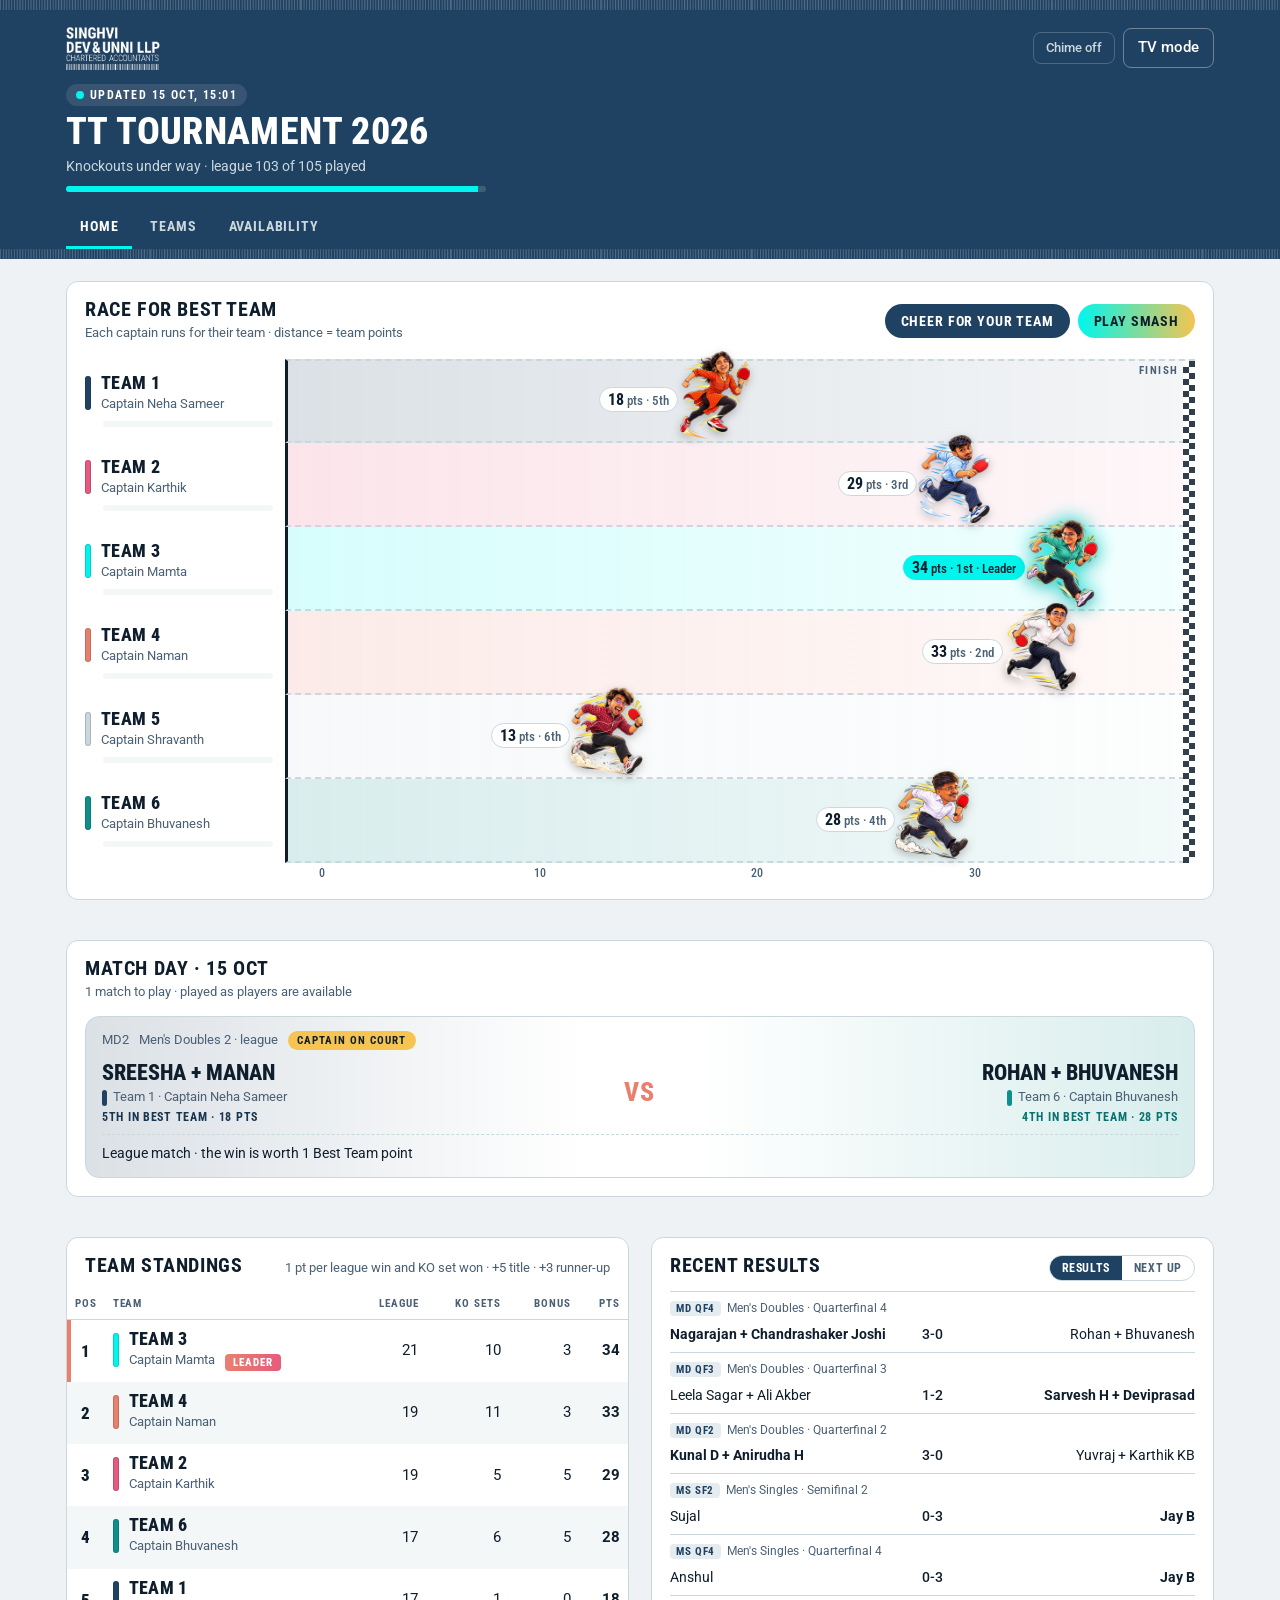
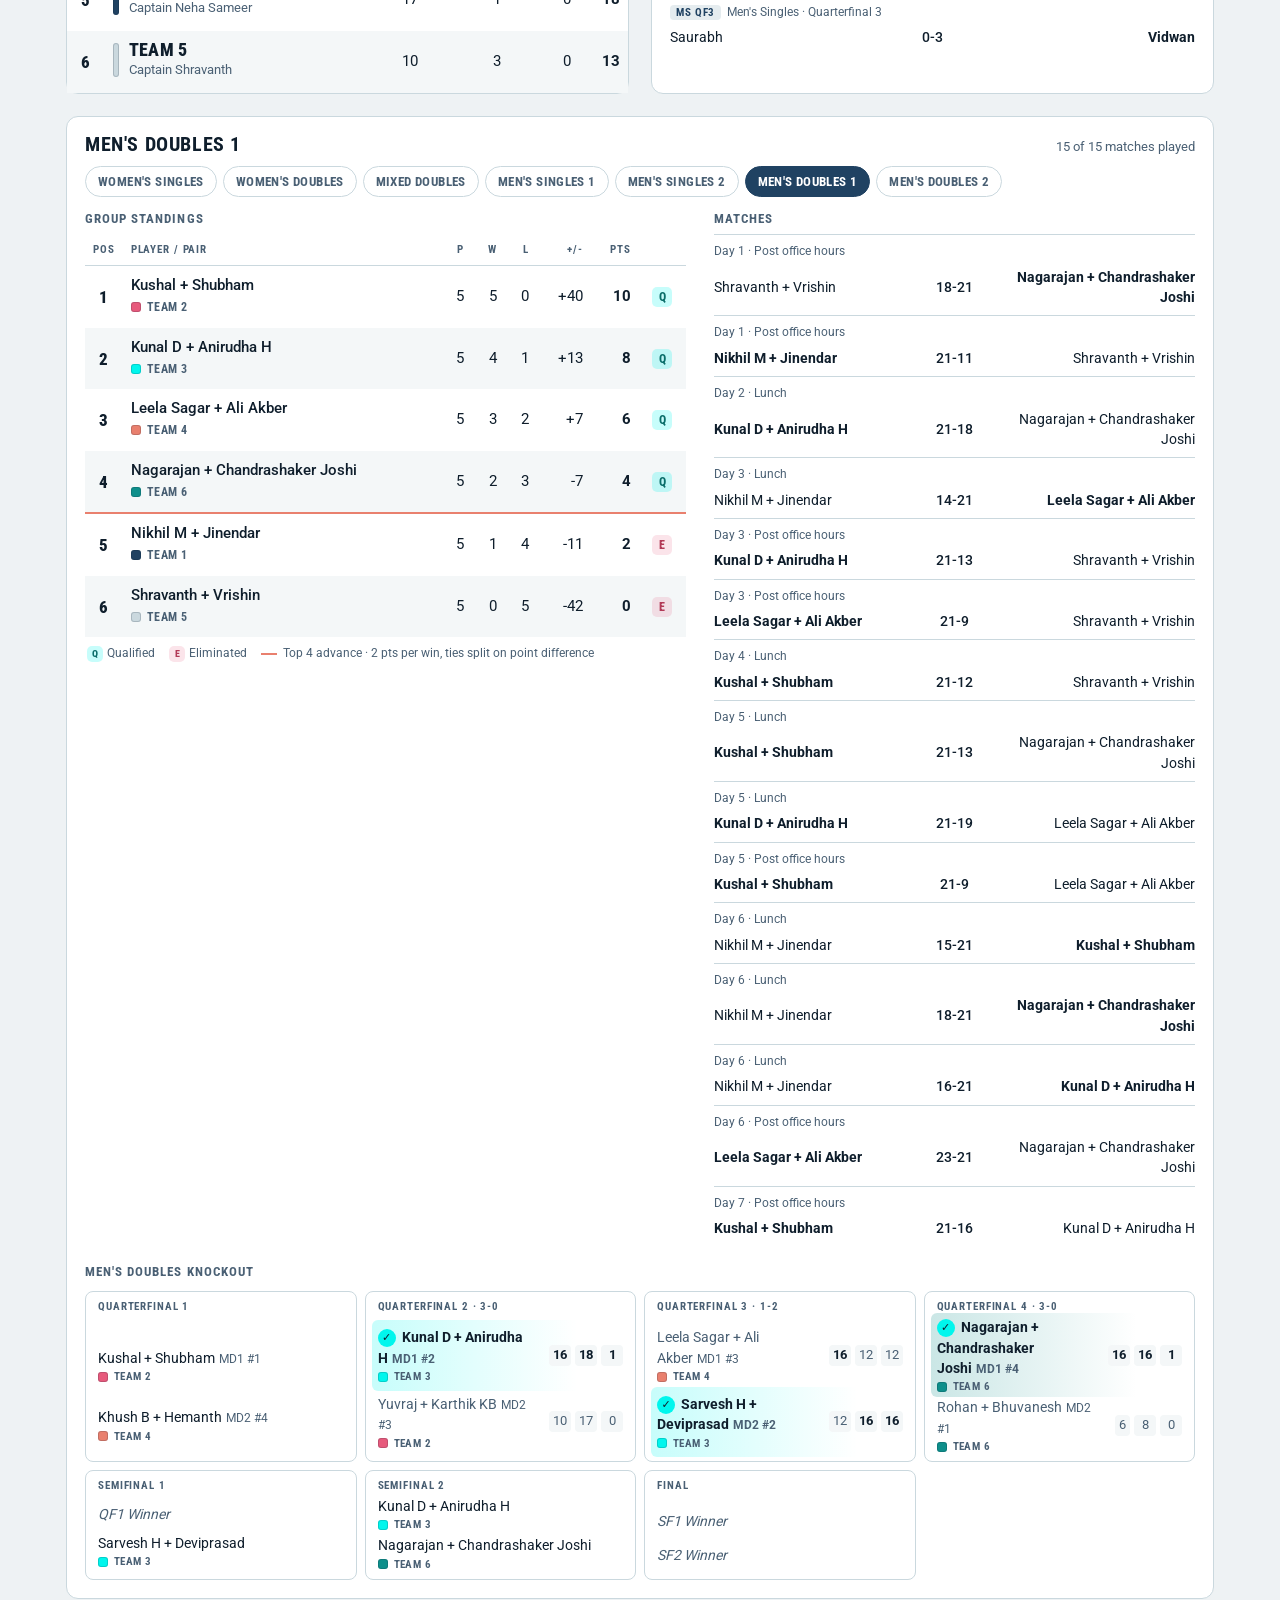
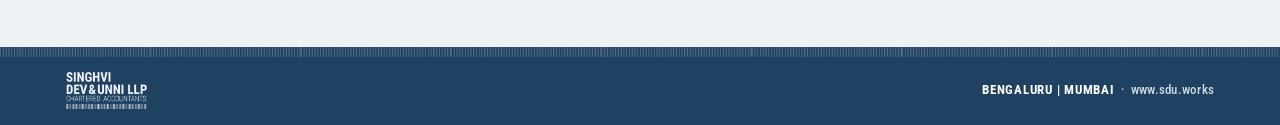
<file: index.html>
<!doctype html>
<html lang="en">
<head>
<meta charset="utf-8">
<meta name="viewport" content="width=device-width,initial-scale=1,viewport-fit=cover">
<title>TT Tournament 2026 | SDU</title>
<meta name="description" content="Live standings, teams and match schedule for the SDU office table tennis tournament.">
<link rel="icon" type="image/png" href="assets/sdu-stripe.png">
<link rel="stylesheet" href="assets/styles.css">
</head>
<body>
<header class="band">
  <div class="sdubars" aria-hidden="true"></div>
  <div class="wrap topline">
    <img class="logo" src="assets/sdu-logo-white.png" alt="Singhvi Dev &amp; Unni LLP, Chartered Accountants" width="515" height="235">
    <div class="hbtns"><button class="btn ghostbtn" id="chimeBtn" type="button" aria-pressed="false" title="Play a short chime when a new result comes in">Chime off</button><button class="btn" id="tvBtn" type="button">TV mode</button></div>
  </div>
  <div class="wrap brand">
    <span class="live off" id="live"><i></i><span id="liveTxt">Loading</span></span>
    <h1 id="title">TT Tournament 2026</h1>
    <p id="progTxt">League stage</p>
    <div class="progress"><b id="progBar" style="width:0%"></b></div>
  </div>
  <nav class="wrap nav notv" aria-label="Sections">
    <a href="#home" data-view="home">Home</a>
    <a href="#teams" data-view="teams">Teams</a>
    <a href="#photos" data-view="photos" id="navPhotos" hidden>Photos</a>
    <a href="#availability" data-view="availability">Availability</a>
  </nav>
  <div class="sdubars" aria-hidden="true"></div>
</header>

<main class="wrap">
  <!-- HOME -->
  <section class="view" id="view-home">
    <div class="card" id="raceCard">
      <div class="head"><div class="rhead"><h2>Race for Best Team</h2><span class="sub">Each captain runs for their team · distance = team points</span></div>
        <span class="cheerlinks notv" id="cheerLink" hidden><a class="cheerlink" href="cheer.html">Cheer for your team</a><a class="cheerlink alt" href="game.html">Play Smash</a></span>
      </div>
      <div class="race" id="race"></div>
    </div>

    <div class="card" id="mdCard" hidden>
      <div class="head"><div class="rhead"><h2 id="mdTitle">Match day</h2><span class="sub" id="mdSub"></span></div></div>
      <div class="vsgrid" id="mdList"></div>
    </div>

    <div class="card" id="tugCard" hidden>
      <div class="head"><div class="rhead"><h2>Tug of war table</h2><span class="sub" id="tugTblSub">2 pts a win · 1 a draw</span></div><span class="tugnext" id="tugNext"></span></div>
      <div class="tuggrid">
        <div class="tablewrap"><table id="tugTbl"><thead><tr><th class="c">Pos</th><th class="l">Team</th><th title="Pulls won">Won</th><th title="Pulls drawn">Drawn</th><th title="Pulls lost">Lost</th><th title="Every tap in every pull">Taps</th><th>Pts</th></tr></thead><tbody></tbody></table></div>
        <div class="tuglast"><h3 class="sec" id="tugLastTitle">Latest pull</h3><ul class="list" id="tugLast"></ul></div>
      </div>
    </div>

    <div class="grid2" id="topGrid">
      <div class="card">
        <div class="head"><h2>Team standings</h2><span class="sub">1 pt per league win and KO set won · +5 title · +3 runner-up</span></div>
        <div class="tablewrap"><table id="teamTbl"><thead><tr><th class="c">Pos</th><th class="l">Team</th><th title="League wins">League</th><th title="Sets won in quarterfinals and semifinals">KO sets</th><th title="Title and runner-up bonus">Bonus</th><th>Pts</th></tr></thead><tbody></tbody></table></div>
      </div>
      <div class="card">
        <div class="head"><h2 id="rTitle">Recent results</h2>
          <div class="seg notv" role="group" aria-label="Results or next matches"><button type="button" id="segRes" aria-pressed="true">Results</button><button type="button" id="segNext" aria-pressed="false">Next up</button></div>
        </div>
        <div class="cardbody"><ul class="list" id="feed"></ul></div>
      </div>
    </div>

    <div class="card" id="evCard">
      <div class="head"><h2 id="evTitle">Event</h2><span class="sub" id="evSub"></span></div>
      <div class="tabs notv" role="tablist" id="evTabs"></div>
      <div class="evgrid">
        <div>
          <h3 class="sec">Group standings</h3>
          <div class="tablewrap"><table id="stand"><thead><tr><th class="c">Pos</th><th class="l">Player / Pair</th><th>P</th><th>W</th><th>L</th><th title="Point difference">+/-</th><th title="2 points per win">Pts</th><th class="c"><span class="vh">Status</span></th></tr></thead><tbody></tbody></table></div>
          <div class="legend"><span><span class="q in">Q</span>Qualified</span><span><span class="q out">E</span>Eliminated</span><span><i class="cutkey"></i>Top 4 advance · 2 pts per win, ties split on point difference</span></div>
        </div>
        <div class="notv">
          <h3 class="sec">Matches</h3>
          <ul class="list" id="evMatches"></ul>
        </div>
      </div>
      <h3 class="sec pad" id="brTitle">Knockout draw</h3>
      <div class="draw" id="bracket"></div>
    </div>
  </section>

  <!-- TODAY (TV only: matches still to play today) -->
  <section class="view" id="view-today" hidden>
    <div class="card"><div class="head"><h2 id="todayTitle">Still to play today</h2><span class="sub" id="todaySub"></span></div>
      <div class="vsgrid" id="todayList"></div></div>
  </section>

  <!-- TUG OF WAR (TV only, while a pull runs and for its result) -->
  <section class="view" id="view-tug" hidden>
    <div class="card tugcard"><div class="head"><div class="rhead"><h2 id="tugTitle">Tug of war</h2><span class="sub" id="tugSub"></span></div><span class="tugclock" id="tugClock"></span></div>
      <div class="tugs" id="tugRows"></div></div>
  </section>

  <!-- TEAMS -->
  <section class="view" id="view-teams" hidden>
    <div class="intro"><h2>Teams</h2><p>Who plays which event for each team, with their group position so far.</p></div>
    <div class="teamgrid" id="teamGrid"></div>
  </section>

  <!-- PHOTOS -->
  <section class="view" id="view-photos" hidden>
    <div class="intro"><h2>Photos</h2><p>Share your shots from the tables. Everything goes into one shared SDU album.</p></div>
    <div class="grid2">
      <div class="card action">
        <div class="cardbody">
          <h3>Upload your photos</h3>
          <p>Opens the tournament folder in OneDrive. Add as many photos or short videos as you like.</p>
          <a class="cta" id="photoUp" target="_blank" rel="noopener">Upload photos</a>
          <p class="soon" id="photoUpSoon" hidden>The upload link will appear here soon.</p>
        </div>
      </div>
      <div class="card action">
        <div class="cardbody">
          <h3>See the album</h3>
          <p>Browse everyone's photos. You may be asked to sign in with your SDU Microsoft account.</p>
          <a class="cta ghost" id="photoAlbum" target="_blank" rel="noopener">Open the album</a>
          <p class="soon" id="photoAlbumSoon" hidden>The album link will appear here soon.</p>
        </div>
      </div>
    </div>
  </section>

  <!-- AVAILABILITY -->
  <section class="view" id="view-availability" hidden>
    <div class="intro"><h2>Availability</h2><p>Find your remaining matches. If a slot does not work for you, tell the coordinator before the day.</p></div>
    <div class="grid2">
      <div class="card">
        <div class="head"><h2>Your matches</h2></div>
        <div class="cardbody">
          <label class="fld" for="who">Your name</label>
          <select id="who"><option value="">Choose your name</option></select>
          <div id="myMatches"></div>
        </div>
      </div>
      <div class="side">
        <div class="card action">
          <div class="cardbody">
            <h3>Can't make a slot?</h3>
            <p>Message the coordinator on Teams before the day. Say which match it is and which days and sessions (lunch break or post office hours) work for you.</p>
            <div id="coord"></div>
          </div>
        </div>
      </div>
    </div>
  </section>
</main>

<footer class="sdufoot">
  <div class="sdubars" aria-hidden="true"></div>
  <div class="wrap">
    <img class="flogo" src="assets/sdu-logo-white.png" alt="Singhvi Dev &amp; Unni LLP" width="515" height="235">
    <span><b>BENGALURU | MUMBAI</b> &nbsp;·&nbsp; www.sdu.works</span>
  </div>
</footer>
<div class="celebrate" id="celebrate" aria-live="polite" hidden>
  <div class="cel-rays" aria-hidden="true"></div>
  <figure class="cel-art win" id="celWin" aria-hidden="true" hidden><img alt=""><figcaption></figcaption></figure>
  <figure class="cel-art loss" id="celLoss" aria-hidden="true" hidden><img alt=""><figcaption></figcaption></figure>
  <canvas id="confetti" aria-hidden="true"></canvas>
  <div class="cel-card">
    <span class="cel-kick" id="celKick">Winner</span>
    <span class="cel-tag" id="celTag"></span>
    <svg class="cel-trophy" id="celTrophy" viewBox="0 0 64 64" aria-hidden="true" hidden><path d="M20 8h24v14a12 12 0 0 1-24 0V8zM20 12H10v4a10 10 0 0 0 10 10M44 12h10v4a10 10 0 0 1-10 10M32 34v10M22 54h20M26 44h12v10H26z"/></svg>
    <div class="cel-name" id="celName"></div>
    <div class="cel-score"><b id="celA">0</b><span>-</span><b id="celB">0</b></div>
    <div class="cel-sets" id="celSets"></div>
    <div class="cel-vs" id="celVs"></div>
    <div class="cel-team" id="celTeam"></div>
  </div>
</div>
<a class="qrdock" id="qrDock" href="cheer.html" target="_blank" rel="noopener" hidden aria-label="Scan to cheer for your team"><span class="qrbox" id="qrDockSvg"></span><span class="qrtxt"><b>Scan to cheer</b><span>Pick your team and tap</span><em>or play Smash</em></span></a>
<div class="tvbar" aria-hidden="true"><b id="tvProg"></b><span id="tvLabel"></span><span class="dots" id="tvDots"></span><span class="tvhint">Esc to exit</span></div>
<div class="toast" id="toast" role="status" hidden></div>
<a class="rushbar" id="rushBar" href="cheer.html" role="status" hidden></a>
<div class="calert" id="cAlert" role="status" hidden><img alt=""><span><b></b><em></em></span></div>
<script src="assets/app.js" defer></script>
</body>
</html>
</file>
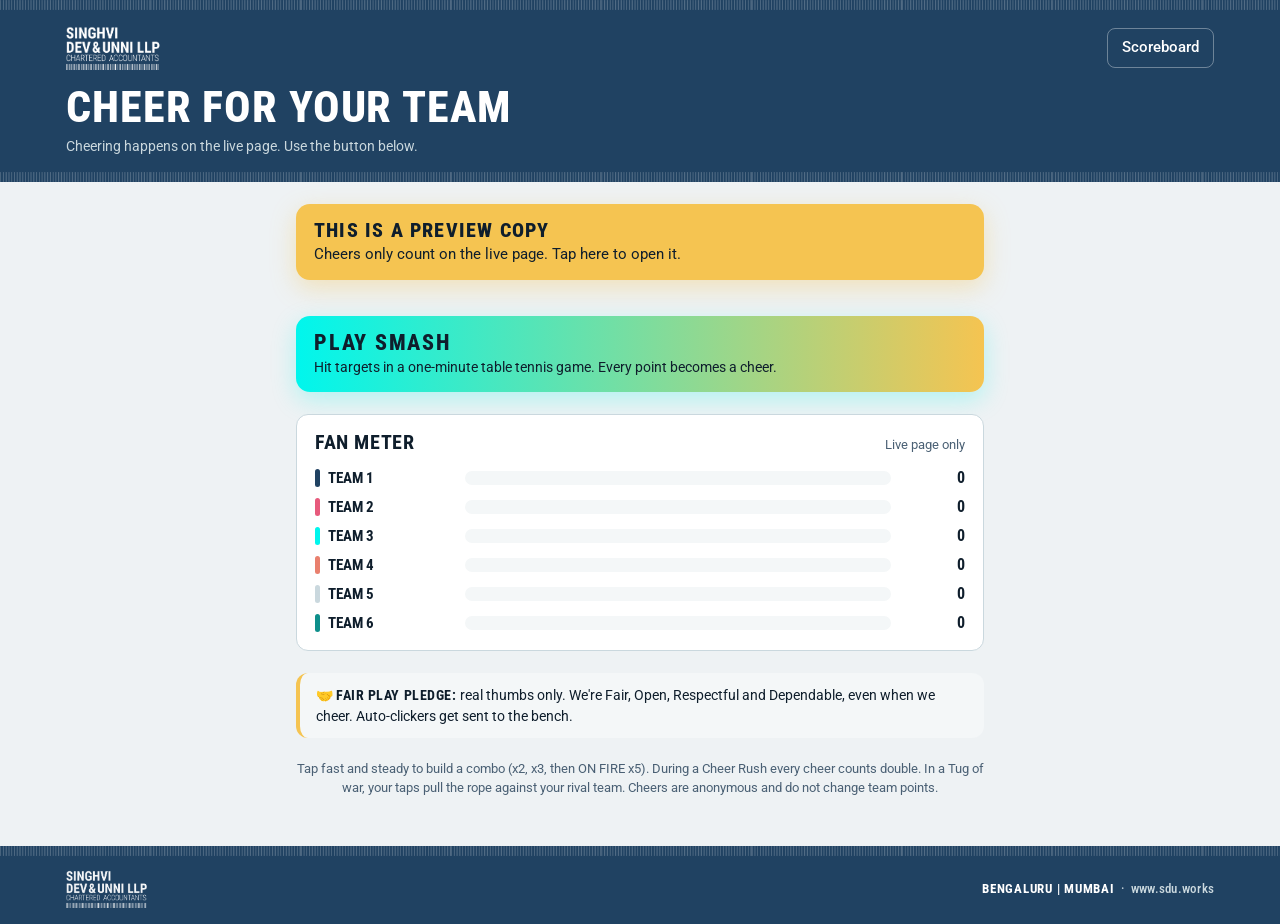
<file: cheer.html>
<!doctype html>
<html lang="en">
<head>
<meta charset="utf-8">
<meta name="viewport" content="width=device-width,initial-scale=1,viewport-fit=cover">
<title>Cheer for your team | TT Tournament 2026 | SDU</title>
<meta name="description" content="Tap to cheer for your team in the SDU office table tennis tournament.">
<link rel="icon" type="image/png" href="assets/sdu-stripe.png">
<link rel="stylesheet" href="assets/styles.css">
<link rel="stylesheet" href="assets/cheer.css">
</head>
<body class="cheer-page">
<header class="band">
  <div class="sdubars" aria-hidden="true"></div>
  <div class="wrap topline">
    <img class="logo" src="assets/sdu-logo-white.png" alt="Singhvi Dev &amp; Unni LLP, Chartered Accountants" width="515" height="235">
    <a class="btn" href="./">Scoreboard</a>
  </div>
  <div class="wrap brand">
    <h1>Cheer for your team</h1>
    <p id="intro">Every tap pushes your captain's fan meter on the office TV.</p>
  </div>
  <div class="sdubars" aria-hidden="true"></div>
</header>

<main class="wrap cheer">
  <div class="rush" id="rush" role="status" hidden></div>
  <section class="card" id="pick" hidden>
    <div class="head"><h2>Who are you cheering for?</h2></div>
    <div class="picks" id="picks"></div>
  </section>

  <section class="card go" id="go" hidden>
    <div class="go-head"><span id="myTeam"></span><button type="button" class="linkbtn" id="change">Change team</button></div>
    <div class="lvl" id="lvl"><span class="lvl-name" id="lvlName">New fan</span><span class="lvl-bar"><b id="lvlBar"></b></span><span class="lvl-next" id="lvlNext"></span></div>
    <div class="tug" id="tugBox" role="status" hidden>
      <div class="tug-head"><b id="tugTitle">Tug of war</b><span id="tugClock"></span></div>
      <div class="rope"><span class="rside" id="tugMe"></span><span class="rtrack"><i class="rmid"></i><b class="rknot" id="tugKnot"></b></span><span class="rside them" id="tugThem"></span></div>
      <p class="tug-note" id="tugNote"></p>
    </div>
    <button type="button" class="cheer-btn" id="cheerBtn" aria-describedby="mineTxt">
      <img id="cheerImg" alt="">
      <span class="combo" id="combo"><b id="comboTxt">Tap fast for a combo</b><i><em id="comboBar"></em></i></span>
      <span class="cb-label" id="cbLabel">Tap to cheer</span>
    </button>
    <p class="mine" id="mineTxt" aria-live="polite"><span>You: <b id="mine">0</b></span><span>Team total: <b id="teamTotal">0</b></span></p>
  </section>

  <a class="smash-cta" href="game.html"><b>Play Smash</b><span>Hit targets in a one-minute table tennis game. Every point becomes a cheer.</span></a>

  <section class="card">
    <div class="head"><h2>Fan meter</h2><span class="sub" id="meterSub">Live</span></div>
    <div class="meter" id="meter"></div>
  </section>

  <section class="card" id="tugTblCard" hidden>
    <div class="head"><h2>Tug of war table</h2><span class="sub" id="tugTblSub">2 pts a win · 1 a draw</span></div>
    <div class="ttbl" id="tugTblRows"></div>
  </section>

  <p class="pledge">🤝 <b>Fair play pledge:</b> real thumbs only. We're Fair, Open, Respectful and Dependable, even when we cheer. Auto-clickers get sent to the bench.</p>
  <p class="note" id="note">Tap fast and steady to build a combo (x2, x3, then ON FIRE x5). During a Cheer Rush every cheer counts double. In a Tug of war, your taps pull the rope against your rival team. Cheers are anonymous and do not change team points.</p>
</main>

<footer class="sdufoot">
  <div class="sdubars" aria-hidden="true"></div>
  <div class="wrap">
    <img class="flogo" src="assets/sdu-logo-white.png" alt="Singhvi Dev &amp; Unni LLP" width="515" height="235">
    <span><b>BENGALURU | MUMBAI</b> &nbsp;·&nbsp; www.sdu.works</span>
  </div>
</footer>
<div class="fx" id="fx" aria-hidden="true"></div>
<div class="bench" id="bench" role="alert" hidden><b id="benchTitle"></b><span id="benchMsg"></span><em id="benchClock"></em></div>
<div class="levelup" id="levelUp" role="status" hidden><span>Level up</span><b id="levelUpName"></b><em id="levelUpNext"></em></div>
<script src="assets/cheerdb.js" defer></script>
<script src="assets/cheer.js" defer></script>
</body>
</html>
</file>
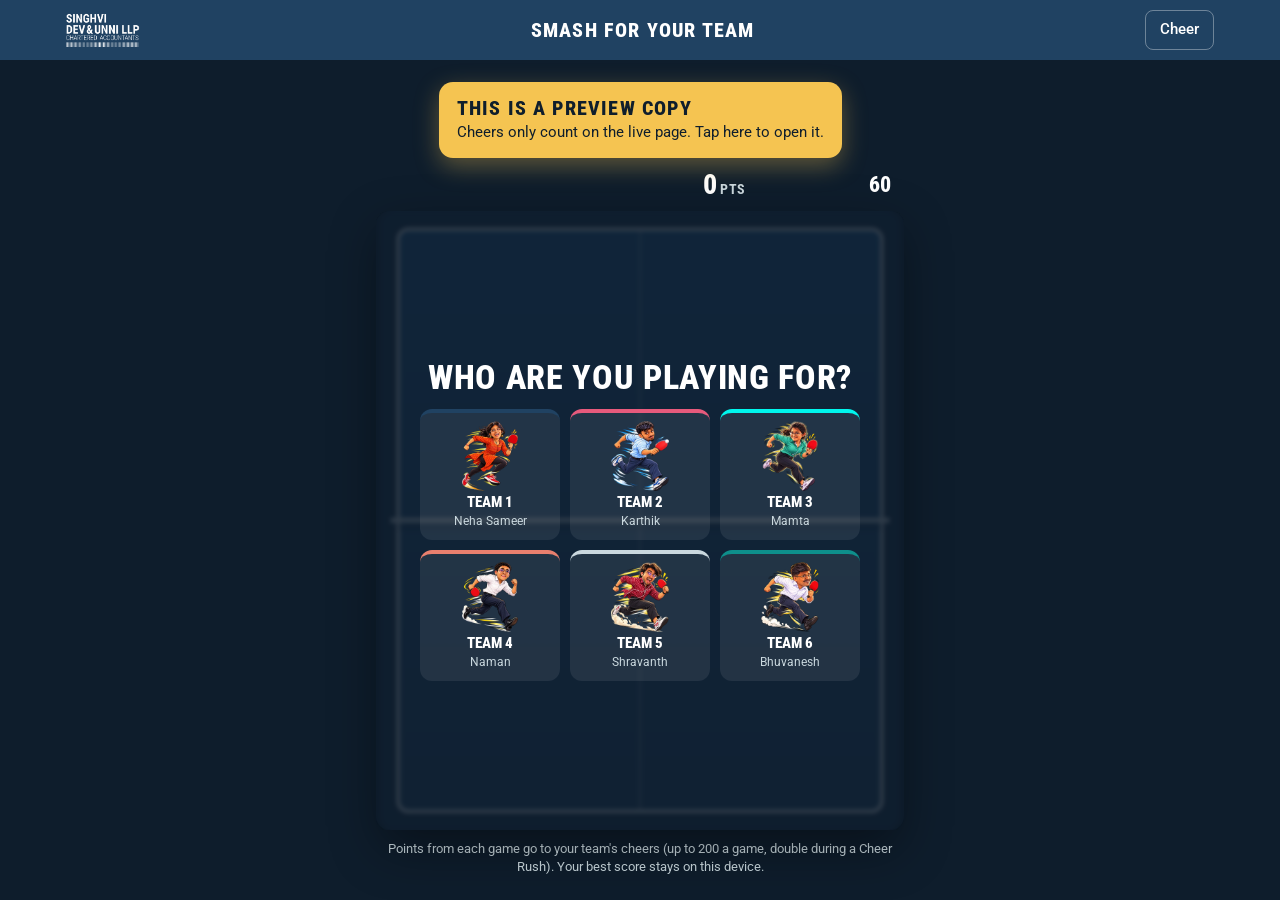
<file: game.html>
<!doctype html>
<html lang="en">
<head>
<meta charset="utf-8">
<meta name="viewport" content="width=device-width,initial-scale=1,viewport-fit=cover">
<title>Smash for your team | TT Tournament 2026 | SDU</title>
<meta name="description" content="A quick table tennis game: hit the targets and every point becomes a cheer for your team.">
<link rel="icon" type="image/png" href="assets/sdu-stripe.png">
<link rel="stylesheet" href="assets/styles.css">
<link rel="stylesheet" href="assets/smash.css">
</head>
<body class="smash-page">
<header class="band slim">
  <div class="wrap topline">
    <img class="logo" src="assets/sdu-logo-white.png" alt="Singhvi Dev &amp; Unni LLP, Chartered Accountants" width="515" height="235">
    <span class="sm-title">Smash for your team</span>
    <a class="btn" href="cheer.html">Cheer</a>
  </div>
</header>

<main class="smash">
  <div class="hud" id="hud">
    <span class="hud-team" id="hudTeam"></span>
    <span class="hud-score"><b id="score">0</b><em>pts</em></span>
    <span class="hud-combo" id="combo"></span>
    <span class="hud-lives" id="lives" aria-label="Lives"></span>
    <span class="hud-power" id="hudPower" hidden>x3</span>
    <span class="hud-time" id="time">60</span>
  </div>
  <div class="stage" id="stage">
    <canvas id="cv" aria-label="Table tennis game. Move your paddle left and right to return the ball and hit the targets."></canvas>

    <div class="ov" id="ovPick" hidden>
      <h1>Who are you playing for?</h1>
      <div class="ov-picks" id="picks"></div>
    </div>

    <div class="ov" id="ovStart" hidden>
      <img class="ov-cap" id="startImg" alt="">
      <h1>Smash for <span id="startTeam"></span></h1>
      <div class="power" id="powerBox" hidden></div>
      <ul class="rules">
        <li>Slide your paddle to return the ball. Hit it with the edge of the paddle to angle your shot.</li>
        <li>Hit the targets on the far side: <b class="t1">1</b> <b class="t3">3</b> <b class="t5">5</b> points.</li>
        <li>Keep the rally going for a combo. Three misses and you're out.</li>
        <li>Every point becomes a cheer for your team.</li>
      </ul>
      <button type="button" class="go-btn" id="startBtn">Serve!</button>
      <p class="ov-small"><span id="bestTxt"></span> <button type="button" class="linkbtn" id="changeTeam">Change team</button></p>
    </div>

    <div class="ov" id="ovEnd" hidden>
      <img class="ov-cap" id="endImg" alt="">
      <span class="end-kick" id="endKick">Game over</span>
      <div class="end-score"><b id="endScore">0</b><em>points</em></div>
      <p class="end-msg" id="endMsg"></p>
      <p class="end-cheers" id="endCheers"></p>
      <div class="end-btns"><button type="button" class="go-btn" id="againBtn">Play again</button><a class="ghost-btn" href="cheer.html">Cheer page</a></div>
    </div>

    <div class="flash" id="flash" aria-live="polite"></div>
  </div>
  <p class="sm-note">Points from each game go to your team's cheers (up to 200 a game, double during a Cheer Rush). Your best score stays on this device.</p>
</main>
<script src="assets/cheerdb.js" defer></script>
<script src="assets/smash.js" defer></script>
</body>
</html>
</file>
<file: assets/styles.css>
/* SDU TT Tournament site.
   Palette: Yale Blue #204262 (primary), Pale Sky #CAD8DE (rules, tints), Neon Ice #00F6ED (live, qualified),
   Salmon #E9806E (top-4 cut line), Blush Rose #E75A7C (eliminated). Fonts: Roboto and Roboto Condensed only. */
/* Fonts are self-hosted so the site also works where Google Fonts is blocked, and offline. */
@font-face{font-family:"Roboto";font-style:normal;font-weight:400;font-display:swap;src:url(fonts/roboto-latin-400-normal.woff2) format("woff2")}
@font-face{font-family:"Roboto";font-style:normal;font-weight:500;font-display:swap;src:url(fonts/roboto-latin-500-normal.woff2) format("woff2")}
@font-face{font-family:"Roboto";font-style:normal;font-weight:700;font-display:swap;src:url(fonts/roboto-latin-700-normal.woff2) format("woff2")}
@font-face{font-family:"Roboto Condensed";font-style:normal;font-weight:500;font-display:swap;src:url(fonts/roboto-condensed-latin-500-normal.woff2) format("woff2")}
@font-face{font-family:"Roboto Condensed";font-style:normal;font-weight:700;font-display:swap;src:url(fonts/roboto-condensed-latin-700-normal.woff2) format("woff2")}
@font-face{font-family:"Roboto Condensed";font-style:normal;font-weight:800;font-display:swap;src:url(fonts/roboto-condensed-latin-800-normal.woff2) format("woff2")}
:root{
  --navy:#204262; --neon:#00F6ED; --sky:#CAD8DE; --salmon:#E9806E; --rose:#E75A7C;
  --accent:#204262; --on-accent:#ffffff;
  --bg:#EEF2F4; --surface:#ffffff; --fg:#0F1E2C; --muted:#4A6074; --rule:#CAD8DE; --zebra:#F4F7F8;
  --sel-bg:#204262; --sel-fg:#ffffff; --tag-bg:#E5ECEF; --tag-fg:#204262;
  --good:#0B6E6A; --good-soft:rgba(0,246,237,.22); --bad:#B23A57; --bad-soft:rgba(231,90,124,.16);
  --t1:#204262; --t2:#E75A7C; --t3:#00F6ED; --t4:#E9806E; --t5:#CAD8DE; --t6:#0E8F8B;
  --f-display:"Roboto Condensed","Arial Narrow",Arial,sans-serif;
  --f-body:"Roboto",system-ui,-apple-system,"Segoe UI",sans-serif;
  color-scheme:light;
}
@media (prefers-color-scheme:dark){:root:not([data-theme="light"]){
  --accent:#00F6ED; --on-accent:#132A40;
  --bg:#132A40; --surface:#1A3651; --fg:#F2F5F7; --muted:#A9BFD1; --rule:#2C5070; --zebra:#20405F;
  --sel-bg:#CAD8DE; --sel-fg:#204262; --tag-bg:rgba(202,216,222,.14); --tag-fg:#CAD8DE;
  --good:#00F6ED; --good-soft:rgba(0,246,237,.14); --bad:#F08AA3; --bad-soft:rgba(231,90,124,.2); --t1:#5A86B3;
  color-scheme:dark}}
:root[data-theme="dark"]{
  --accent:#00F6ED; --on-accent:#132A40;
  --bg:#132A40; --surface:#1A3651; --fg:#F2F5F7; --muted:#A9BFD1; --rule:#2C5070; --zebra:#20405F;
  --sel-bg:#CAD8DE; --sel-fg:#204262; --tag-bg:rgba(202,216,222,.14); --tag-fg:#CAD8DE;
  --good:#00F6ED; --good-soft:rgba(0,246,237,.14); --bad:#F08AA3; --bad-soft:rgba(231,90,124,.2); --t1:#5A86B3;
  color-scheme:dark}

*{box-sizing:border-box}
html,body{margin:0}
body{background:var(--bg);color:var(--fg);font:15px/1.45 var(--f-body);font-variant-numeric:tabular-nums;padding-bottom:env(safe-area-inset-bottom,0px)}
img{max-width:100%}
[hidden]{display:none!important}
button{font:inherit;color:inherit;cursor:pointer}
a{color:inherit}
:focus-visible{outline:2px solid var(--accent);outline-offset:2px}
.vh{position:absolute;width:1px;height:1px;overflow:hidden;clip:rect(0 0 0 0)}
.wrap{max-width:1180px;margin:0 auto;padding-inline:16px}

/* Header band */
header.band{background:var(--navy);color:#fff;padding-top:env(safe-area-inset-top,0px)}
.sdubars{height:10px;background:#fff;opacity:.22;-webkit-mask:url(sdu-stripe.png) repeat-x left center/auto 100%;mask:url(sdu-stripe.png) repeat-x left center/auto 100%}
.topline{display:flex;align-items:center;justify-content:space-between;gap:16px;padding-block:16px 0}
.logo{height:44px;width:auto;display:block}
.brand{padding-block:14px 16px}
.brand h1{margin:6px 0 0;font:800 clamp(26px,4vw,38px)/1 var(--f-display);letter-spacing:.01em;text-transform:uppercase;text-wrap:balance}
.brand p{margin:6px 0 0;color:var(--sky);font-size:14px}
.live{display:inline-flex;align-items:center;gap:6px;font:700 12px var(--f-display);letter-spacing:.12em;text-transform:uppercase;background:rgba(255,255,255,.1);padding:4px 10px;border-radius:99px}
.live i{width:8px;height:8px;border-radius:50%;background:var(--neon);animation:pulse 2s infinite}
.live.off i{background:var(--sky);animation:none}
@keyframes pulse{0%{box-shadow:0 0 0 0 rgba(0,246,237,.7)}70%{box-shadow:0 0 0 8px rgba(0,246,237,0)}100%{box-shadow:0 0 0 0 rgba(0,246,237,0)}}
.btn{border:1px solid rgba(255,255,255,.35);background:transparent;color:#fff;padding:8px 14px;border-radius:8px;font-weight:500}
.btn:hover{background:rgba(255,255,255,.1)}
.progress{height:6px;background:rgba(255,255,255,.15);border-radius:3px;overflow:hidden;margin-top:10px;max-width:420px}
.progress b{display:block;height:100%;background:var(--neon);transition:width .6s ease}
.nav{display:flex;gap:4px;overflow-x:auto;scrollbar-width:none}
.nav a{padding:10px 14px 12px;text-decoration:none;font:700 14px var(--f-display);letter-spacing:.06em;text-transform:uppercase;color:var(--sky);border-bottom:3px solid transparent;white-space:nowrap}
.nav a:hover{color:#fff}
.nav a[aria-current="page"]{color:#fff;border-bottom-color:var(--neon)}

/* Layout */
main.wrap{display:grid;gap:22px;padding-block:22px 40px}
.view{display:grid;gap:22px}
.grid2{display:grid;gap:22px;grid-template-columns:minmax(0,1fr) minmax(0,1fr)}
.evgrid{display:grid;gap:0 28px;grid-template-columns:minmax(0,1.25fr) minmax(0,1fr);padding:0 18px 18px}
.side{display:grid;gap:22px;align-content:start}
@media (max-width:900px){.grid2,.evgrid{grid-template-columns:minmax(0,1fr)}}
.card{background:var(--surface);border:1px solid var(--rule);border-radius:12px;min-width:0}
.card .head{display:flex;flex-wrap:wrap;gap:8px 14px;align-items:baseline;justify-content:space-between;padding:16px 18px 10px}
.card h2,.intro h2{margin:0;font:700 20px/1.1 var(--f-display);text-transform:uppercase;letter-spacing:.03em}
.card .sub{color:var(--muted);font-size:13px}
.cardbody{padding:0 18px 16px}
.intro p{margin:6px 0 0;color:var(--muted);max-width:65ch}
.sec{margin:0 0 8px;font:700 13px var(--f-display);letter-spacing:.08em;text-transform:uppercase;color:var(--muted)}
.sec.pad{padding:0 18px}

/* Team chip, tabs, segmented control */
.tchip{display:inline-flex;align-items:center;gap:6px;font:700 12px var(--f-display);letter-spacing:.04em;text-transform:uppercase;color:var(--muted);white-space:nowrap}
.tchip i{width:10px;height:10px;border-radius:3px;background:var(--tc);box-shadow:inset 0 0 0 1px rgba(15,30,44,.18)}
.tabs{display:flex;gap:6px;overflow-x:auto;padding:0 18px 14px;scrollbar-width:thin}
.tab{border:1px solid var(--rule);background:transparent;padding:7px 12px;border-radius:99px;font:700 13px var(--f-display);letter-spacing:.03em;text-transform:uppercase;white-space:nowrap;color:var(--muted)}
.tab[aria-selected="true"]{background:var(--sel-bg);border-color:var(--sel-bg);color:var(--sel-fg)}
.seg{display:inline-flex;border:1px solid var(--rule);border-radius:99px;overflow:hidden}
.seg button{border:0;background:transparent;padding:5px 12px;font:700 12px var(--f-display);letter-spacing:.05em;text-transform:uppercase;color:var(--muted)}
.seg button[aria-pressed="true"]{background:var(--sel-bg);color:var(--sel-fg)}

/* Tables */
.tablewrap{overflow-x:auto}
table{border-collapse:collapse;width:100%}
th,td{padding:9px 8px;text-align:right;white-space:nowrap}
th{font:700 11px var(--f-display);letter-spacing:.08em;text-transform:uppercase;color:var(--muted);border-bottom:1px solid var(--rule)}
th.l,td.l{text-align:left;white-space:normal}
th.c,td.c{text-align:center}
tbody tr:nth-child(even){background:var(--zebra)}
tbody tr.cut td{border-bottom:2px solid var(--salmon)}
td.rk{font:800 17px var(--f-display);width:34px;text-align:center}
td .nm{font-weight:500}
td.big{font-weight:700}
.q{display:inline-grid;place-items:center;width:20px;height:20px;border-radius:5px;font:800 12px var(--f-display)}
.q.in{background:var(--good-soft);color:var(--good)}
.q.out{background:var(--bad-soft);color:var(--bad)}
.legend{display:flex;flex-wrap:wrap;gap:4px 14px;font-size:12px;color:var(--muted);padding:8px 2px 0}
.legend .q{width:16px;height:16px;font-size:10px;margin-right:4px}
.legend .cutkey{display:inline-block;width:16px;height:0;border-top:2px solid var(--salmon);vertical-align:middle;margin-right:6px}

/* Match lists */
.list{list-style:none;margin:0;padding:0}
.list li{display:grid;grid-template-columns:minmax(0,1fr) 62px minmax(0,1fr);gap:8px;align-items:center;padding:8px 0;border-top:1px solid var(--rule);font-size:14px}
.list li .r{text-align:right}
.list .sc{font-weight:500;text-align:center}
.list .sc.pend{color:var(--muted);font-size:12px;font-weight:400}
.list .won{font-weight:700}
.list .meta{grid-column:1/-1;font-size:12px;color:var(--muted);margin-bottom:-2px}
.list .tag{font:700 11px var(--f-display);letter-spacing:.06em;color:var(--tag-fg);background:var(--tag-bg);padding:1px 6px;border-radius:4px;margin-right:6px}
.empty{padding:16px 0;color:var(--muted)}

/* Knockout draw */
.draw{display:grid;gap:8px;grid-template-columns:repeat(auto-fit,minmax(240px,1fr));padding:4px 18px 18px}
.tie{border:1px solid var(--rule);border-radius:8px;padding:8px 12px;font-size:14px;display:grid;gap:4px}
.tie .lab{font:700 11px var(--f-display);letter-spacing:.08em;text-transform:uppercase;color:var(--muted)}
.tie .p{display:flex;justify-content:space-between;gap:8px;align-items:center}
.tie .p span:first-child{min-width:0}
.tie .seed{color:var(--muted);font-size:12px;margin-left:4px}
.tie .who{display:grid;gap:2px;min-width:0}
.tie .who .tchip{font-size:11px}
.tie .sets{flex-shrink:0}
.tie .sets{display:inline-flex;gap:4px}
.tie .sets span{min-width:22px;text-align:center;font-size:13px;color:var(--muted);background:var(--zebra);border-radius:4px;padding:1px 4px}
.tie .sets span.sw{color:var(--fg);font-weight:700}
.tie .p.won .nm{font-weight:700}
.tie .p.lost .nm{color:var(--muted)}
.tie .tbd{color:var(--muted);font-style:italic}
.tie.done{border-color:var(--sky)}

/* Teams */
.teamgrid{display:grid;gap:22px;grid-template-columns:repeat(auto-fill,minmax(330px,1fr))}
@media (max-width:420px){.teamgrid{grid-template-columns:minmax(0,1fr)}}
.tcard .thead{display:grid;grid-template-columns:minmax(0,1fr) auto;gap:12px;align-items:center;padding:16px 18px 12px;border-bottom:1px solid var(--rule)}
.tcard .sw{width:14px;height:40px;border-radius:4px;background:var(--tc);box-shadow:inset 0 0 0 1px rgba(15,30,44,.18)}
.tcard h3{margin:0;font:800 22px/1 var(--f-display);text-transform:uppercase;letter-spacing:.02em}
.tcard .cap{margin-top:4px;font-size:13px;color:var(--muted)}
.tcard .rank{text-align:right;font:800 26px/1 var(--f-display)}
.tcard .rank small{display:block;font:500 12px var(--f-body);color:var(--muted);margin-top:2px}
.tcard table td{padding:8px 6px}
.tcard .ev{font:700 12px var(--f-display);letter-spacing:.05em;color:var(--muted);width:44px;text-align:left}

/* Photos and availability */
.action h3{margin:16px 0 6px;font:700 18px var(--f-display);text-transform:uppercase;letter-spacing:.03em}
.action p{margin:0 0 14px;color:var(--muted);max-width:60ch}
.cta{display:inline-block;background:var(--accent);color:var(--on-accent);text-decoration:none;padding:10px 18px;border-radius:8px;font-weight:700;border:1px solid var(--accent)}
.cta.ghost{background:transparent;color:var(--fg);border-color:var(--rule)}
.cta:hover{filter:brightness(1.08)}
.soon{font-size:13px;color:var(--muted);background:var(--zebra);border-radius:8px;padding:10px 12px}
.fld{display:block;font:700 12px var(--f-display);letter-spacing:.08em;text-transform:uppercase;color:var(--muted);margin:4px 0 6px}
select{width:100%;max-width:420px;font:inherit;padding:10px 12px;border-radius:8px;border:1px solid var(--rule);background:var(--surface);color:var(--fg)}
.mine{margin-top:16px;display:grid;gap:18px}
.mine h4{margin:0 0 4px;font:700 14px var(--f-display);letter-spacing:.05em;text-transform:uppercase}
.mine h4 .sub{font:400 13px var(--f-body);color:var(--muted);text-transform:none;letter-spacing:0;margin-left:6px}
.coord{display:grid;gap:10px}
.coord .nm{font:700 18px var(--f-display)}
.coord .row{display:flex;flex-wrap:wrap;gap:8px;align-items:center}
.coord code{font:inherit;background:var(--zebra);padding:6px 10px;border-radius:6px;user-select:all}
.small{border:1px solid var(--rule);background:transparent;border-radius:6px;padding:6px 10px;font-size:13px;text-decoration:none}

/* Footer */
.sdufoot{background:var(--navy);color:#fff;margin-top:8px}
.sdufoot .wrap{display:flex;flex-wrap:wrap;gap:8px 20px;justify-content:space-between;align-items:center;padding-block:14px 16px;font:400 12.5px/1.4 var(--f-display);color:var(--sky);letter-spacing:.02em}
.sdufoot .flogo{height:38px;width:auto;display:block;opacity:.95}
.sdufoot b{color:#fff;font-weight:700;letter-spacing:.06em}

.toast{position:fixed;left:50%;bottom:calc(20px + env(safe-area-inset-bottom,0px));transform:translateX(-50%);background:var(--navy);color:#fff;padding:12px 18px;border-radius:10px;border-left:4px solid var(--neon);box-shadow:0 8px 30px rgba(0,0,0,.25);font-weight:500;max-width:calc(100% - 32px);z-index:5}

/* Team block: used wherever a team is the subject (standings, team cards, TV banner) */
.team{display:inline-flex;align-items:center;gap:10px;min-width:0;text-align:left}
.team .tsw{flex-shrink:0;width:6px;height:34px;border-radius:3px;background:var(--tc);box-shadow:inset 0 0 0 1px rgba(15,30,44,.18)}
.team .tw{display:grid;min-width:0}
.team .tname{font:800 18px/1.1 var(--f-display);letter-spacing:.02em;text-transform:uppercase;color:var(--fg)}
.team .tcap{font-size:13px;color:var(--muted);margin-top:2px}
.team .tbc{font-style:italic;opacity:.75}
.team.lg .tsw{width:8px;height:46px}
.team.lg .tname{font-size:24px}
.team.lg .tcap{font-size:14px}
.team.cel .tsw{height:40px}
.team.cel .tname{color:#fff;font-size:26px}
.team.cel .tcap{color:var(--sky);font-size:16px}
.tstats{padding:8px 18px 2px;font-size:13px;color:var(--muted)}
.tv .team .tname{font-size:24px}
.tv .team .tcap{font-size:16px}
.tv .team .tsw{height:42px}
.tv .team.lg .tname{font-size:24px}
.tv .tstats{font-size:15px;padding:6px 16px 0}
.tv .list li{font-size:20px;padding:11px 0;grid-template-columns:minmax(0,1fr) 96px minmax(0,1fr)}
.tv .list .meta{font-size:15px}
.tv .list .tag{font-size:13px}

/* Moments: fresh results, knockout winners, champion, TV result banner */
.hbtns{display:flex;gap:8px;align-items:center}
.ghostbtn{border-color:rgba(255,255,255,.2);color:var(--sky);font-size:13px;padding:6px 12px}
.ghostbtn[aria-pressed="true"]{color:#fff;border-color:var(--neon)}
@keyframes freshfade{0%{background:rgba(0,246,237,.28)}100%{background:transparent}}
.list li.fresh{animation:freshfade 6s ease-out 1;border-left:3px solid var(--neon);padding-left:8px}
.tie .tick{display:inline-grid;place-items:center;width:18px;height:18px;border-radius:50%;background:var(--neon);color:#0F1E2C;font-size:11px;font-weight:800;margin-right:6px;vertical-align:1px}
.tie.done .p.won{position:relative}
.tie.champ{position:relative;border-color:var(--salmon);box-shadow:0 0 0 1px var(--salmon) inset;overflow:hidden}
.tie .ribbon{white-space:nowrap;overflow:hidden;text-overflow:ellipsis;max-width:100%;font:800 12px var(--f-display);letter-spacing:.08em;text-transform:uppercase;color:#fff;background:linear-gradient(90deg,var(--salmon),var(--rose));padding:3px 8px;border-radius:4px;justify-self:start}
.tie.champ::after{content:"";position:absolute;inset:0;background:linear-gradient(110deg,transparent 35%,rgba(255,255,255,.35) 50%,transparent 65%);transform:translateX(-100%);animation:shimmer 3.5s ease-in-out infinite}
@keyframes shimmer{60%,100%{transform:translateX(100%)}}
main.enter{animation:slidein .5s ease-out}
@keyframes slidein{from{opacity:0;transform:translateY(10px)}to{opacity:1;transform:none}}
/* Winner moment: full screen, coloured by the WINNING team (--wc) */
.celebrate{position:fixed;inset:0;z-index:20;display:grid;place-items:center;background:#132A40;background:radial-gradient(ellipse at 50% 45%,color-mix(in srgb,var(--wc,#00F6ED) 28%,#132A40) 0%,#0E1D2C 70%);overflow:hidden}
.celebrate canvas{position:absolute;inset:0;width:100%;height:100%;pointer-events:none}
.cel-rays{position:absolute;inset:-50%;background:repeating-conic-gradient(from 0deg,color-mix(in srgb,var(--wc,#00F6ED) 22%,transparent) 0deg 8deg,transparent 8deg 24deg);animation:spin 40s linear infinite;opacity:.55;mask:radial-gradient(circle at center,#000 0 30%,transparent 62%);-webkit-mask:radial-gradient(circle at center,#000 0 30%,transparent 62%)}
@keyframes spin{to{transform:rotate(360deg)}}
.cel-card{position:relative;display:grid;justify-items:center;gap:12px;color:#fff;padding:40px 70px 44px;border-radius:22px;background:rgba(19,42,64,.72);border:2px solid var(--wc,#00F6ED);box-shadow:0 0 0 6px color-mix(in srgb,var(--wc,#00F6ED) 18%,transparent),0 30px 80px rgba(0,0,0,.45);text-align:center;max-width:min(92vw,1200px);animation:glow 2.6s ease-in-out infinite alternate}
@keyframes glow{to{box-shadow:0 0 0 14px color-mix(in srgb,var(--wc,#00F6ED) 8%,transparent),0 0 60px color-mix(in srgb,var(--wc,#00F6ED) 45%,transparent),0 30px 80px rgba(0,0,0,.45)}}
.cel-kick{font:800 20px var(--f-display);letter-spacing:.3em;text-transform:uppercase;color:var(--wcf,#0F1E2C);background:var(--wc,#00F6ED);padding:6px 16px;border-radius:99px}
.cel-tag{font:700 22px var(--f-display);letter-spacing:.12em;text-transform:uppercase;color:var(--sky)}
.cel-trophy{width:96px;height:96px;fill:none;stroke:#E9806E;stroke-width:3;stroke-linecap:round;stroke-linejoin:round;stroke-dasharray:240;stroke-dashoffset:240;animation:draw 1.6s ease-out .2s forwards;filter:drop-shadow(0 0 12px rgba(233,128,110,.6))}
@keyframes draw{to{stroke-dashoffset:0}}
.cel-name{font:800 clamp(40px,6vw,92px)/1.02 var(--f-display);text-transform:uppercase;text-wrap:balance;letter-spacing:.01em}
.cel-name span{display:inline-block;opacity:0;transform:translateY(24px);animation:rise .55s cubic-bezier(.2,1.2,.4,1) forwards}
@keyframes rise{to{opacity:1;transform:none}}
.cel-score{position:relative;display:flex;align-items:baseline;gap:18px;font:800 96px/1 var(--f-display);color:#fff;font-variant-numeric:tabular-nums}
.cel-score b{display:inline-block;min-width:1.2ch;text-align:center}
.cel-score::after{content:"";position:absolute;left:50%;top:50%;width:120px;height:120px;margin:-60px 0 0 -60px;border-radius:50%;border:4px solid var(--wc,#00F6ED);opacity:0;pointer-events:none}
.celebrate.slammed .cel-score::after{animation:shock .9s ease-out}
@keyframes shock{0%{opacity:.9;transform:scale(.4)}100%{opacity:0;transform:scale(4.2)}}
.celebrate.slammed .cel-score b:first-child{animation:slam .7s cubic-bezier(.2,1.6,.4,1);text-shadow:0 0 28px var(--wc,#00F6ED)}
@keyframes slam{0%{transform:scale(2.2);filter:brightness(2)}60%{transform:scale(.92)}100%{transform:none}}
.celebrate.slammed .cel-card{animation:thump .45s ease-out,glow 2.6s ease-in-out .45s infinite alternate}
@keyframes thump{30%{transform:scale(1.03)}60%{transform:scale(.99)}100%{transform:none}}
.celebrate::before{content:"";position:absolute;inset:0;background:#fff;opacity:0;pointer-events:none;z-index:1}
.celebrate.slammed::before{animation:flash .5s ease-out}
@keyframes flash{0%{opacity:.35}100%{opacity:0}}
.cel-name{position:relative;overflow:hidden}
.celebrate.slammed .cel-name::after{content:"";position:absolute;inset:0;background:linear-gradient(105deg,transparent 35%,rgba(255,255,255,.55) 50%,transparent 65%);transform:translateX(-120%);animation:sweep 1.1s ease-out .15s}
@keyframes sweep{to{transform:translateX(120%)}}
.cel-sets{display:flex;gap:10px;justify-content:center;min-height:38px}
.cel-sets .set{font:700 24px var(--f-display);padding:4px 12px;border-radius:8px;background:rgba(255,255,255,.08);color:var(--sky);opacity:0;transform:translateY(14px) scale(.9);transition:opacity .35s,transform .45s cubic-bezier(.2,1.5,.4,1)}
.cel-sets .set.in{opacity:1;transform:none}
.cel-sets .set.w{color:var(--wcf,#0F1E2C);background:var(--wc,#00F6ED)}
.celebrate .cel-vs,.celebrate .cel-team{opacity:0;transform:translateY(16px);transition:opacity .5s ease .35s,transform .6s cubic-bezier(.2,1.3,.4,1) .35s}
.celebrate.slammed .cel-vs,.celebrate.slammed .cel-team{opacity:1;transform:none}
.celebrate.slammed .cel-team{transition-delay:.7s}
.celebrate .cel-trophy{animation:none;stroke-dashoffset:240}
.celebrate.slammed .cel-trophy{animation:draw 1.6s ease-out .2s forwards}
.cel-score b:first-child{color:var(--wc,#00F6ED)}
.cel-score span{color:var(--sky);font-weight:400}
.cel-vs:empty{display:none}
.cel-vs{font:400 22px var(--f-body);color:var(--sky)}
.cel-team{margin-top:6px;padding:12px 22px;border-radius:14px;background:color-mix(in srgb,var(--wc,#00F6ED) 16%,transparent)}
.team.cel .tsw{width:10px;height:56px}
.team.cel .tname{color:#fff;font-size:34px}
.team.cel .tcap{color:#fff;font-size:22px;font-weight:500;opacity:.92}
.celebrate.big .cel-kick{background:#E9806E}
.celebrate.big .cel-card{border-color:#E9806E}
.celebrate.show .cel-card{animation:pop .7s cubic-bezier(.2,1.4,.4,1),glow 2.6s ease-in-out .7s infinite alternate}
.celebrate.slide{z-index:3}
/* Captain caricatures: winner's captain celebrates on the left, loser's captain sulks on the right */
.cel-art{position:absolute;bottom:0;height:88vh;margin:0;pointer-events:none;--ac:#00F6ED}
.cel-art[hidden]{display:none}
.cel-art.win{left:0;transform-origin:bottom left}
.cel-art.loss{right:0;transform-origin:bottom right}
.cel-art img{display:block;height:100%;width:auto;filter:brightness(.72) saturate(.85);transition:filter .6s ease,transform .7s cubic-bezier(.2,1.7,.4,1)}
.cel-art.win img{transform-origin:bottom left}
.cel-art.loss img{transform-origin:bottom right}
.cel-art figcaption{position:absolute;bottom:4vh;display:flex;align-items:center;gap:10px;white-space:nowrap;font:700 20px var(--f-display);letter-spacing:.04em;color:#fff;background:rgba(15,30,44,.82);padding:8px 16px 8px 12px;border-radius:10px;opacity:0;transform:translateY(12px);transition:opacity .5s ease .9s,transform .6s cubic-bezier(.2,1.3,.4,1) .9s}
.cel-art figcaption i{width:8px;height:26px;border-radius:3px;background:var(--ac)}
.cel-art.win figcaption{left:3vw}
.cel-art.loss figcaption{right:3vw}
.celebrate.show .cel-art.win{animation:artL .9s cubic-bezier(.2,1.15,.4,1) .15s both}
.celebrate.show .cel-art.loss{animation:artR .9s cubic-bezier(.2,1.15,.4,1) .3s both}
.celebrate.slammed .cel-art.win{animation:bob 2.2s ease-in-out .8s infinite alternate}
.celebrate.slammed .cel-art.win img{filter:brightness(1.06) saturate(1.12) drop-shadow(0 0 14px var(--ac)) drop-shadow(0 0 40px color-mix(in srgb,var(--ac) 55%,transparent));transform:scale(1.05)}
.celebrate.slammed .cel-art.loss img{filter:grayscale(.6) brightness(.55);transform:translateY(4%) rotate(-1.5deg);transition:filter 1.2s ease .35s,transform 1.4s cubic-bezier(.3,.1,.3,1) .35s}
.celebrate.slammed .cel-art figcaption{opacity:1;transform:none}
.celebrate.art .cel-card{max-width:max(46vw,calc(100vw - 98vh + 60px));padding:34px 44px 38px}
.celebrate.art .cel-name{font-size:clamp(34px,4.6vw,84px)}
@keyframes artL{from{opacity:0;transform:translateX(-55%)}to{opacity:1;transform:none}}
@keyframes artR{from{opacity:0;transform:translateX(55%)}to{opacity:1;transform:none}}
@keyframes bob{from{transform:translateY(0)}to{transform:translateY(-1.6%)}}
.tv .celebrate.slide{bottom:52px}
.tv .celebrate.slide .cel-art{height:calc(88vh - 52px)}
@media (max-height:820px){.cel-card{gap:8px;padding:22px 36px 26px}.celebrate.art .cel-card{padding:22px 36px 26px}.cel-score{font-size:76px}.cel-trophy{width:64px;height:64px}.celebrate.art .cel-name{font-size:clamp(30px,4.2vw,64px)}.team.cel .tname{font-size:28px}.team.cel .tcap{font-size:18px}.team.cel .tsw{height:46px}.cel-team{padding:8px 18px}.cel-art figcaption{bottom:2.5vh;font-size:17px}}
@media (max-width:900px),(orientation:portrait){.cel-art{display:none}.celebrate.art .cel-card{max-width:92vw}}
@keyframes pop{from{transform:scale(.8);opacity:0}to{transform:none;opacity:1}}}

/* Standings: leader and rank movement */
tr.lead td{background:linear-gradient(90deg,rgba(233,128,110,.16),transparent 70%)}
tr.lead td:first-child{box-shadow:inset 4px 0 0 var(--salmon)}
.leadtag{display:inline-block;margin-left:10px;vertical-align:middle;font:800 11px var(--f-display);letter-spacing:.1em;text-transform:uppercase;color:#fff;background:linear-gradient(90deg,var(--salmon),var(--rose));padding:2px 8px;border-radius:4px;position:relative;overflow:hidden}
.leadtag::after{content:"";position:absolute;inset:0;background:linear-gradient(110deg,transparent 30%,rgba(255,255,255,.55) 50%,transparent 70%);transform:translateX(-100%);animation:shimmer 3s ease-in-out infinite}
.mv{display:block;font:700 11px var(--f-body);letter-spacing:0;margin-top:2px}
.mv.up{color:var(--good);animation:nudge 1.4s ease-in-out 3}
.mv.down{color:var(--bad)}
@keyframes nudge{50%{transform:translateY(-3px)}}
/* Knockout: winning side glows in its team colour */
.tie.done .p.won{background:linear-gradient(90deg,color-mix(in srgb,var(--tc) 22%,transparent),transparent 80%);border-radius:6px;padding:4px 6px;margin:-4px -6px;animation:wonpulse 2.8s ease-in-out infinite alternate}
@keyframes wonpulse{to{background:linear-gradient(90deg,color-mix(in srgb,var(--tc) 34%,transparent),transparent 85%)}}

/* TV slideshow: each slide fits one 16:9 screen; a navy bar at the bottom shows the slide and a progress strip */
.tvbar{display:none}
.tv body{font-size:20px;cursor:none;padding-bottom:64px}
.tv .notv,.tv .sdufoot,.tv .ghostbtn{display:none!important}
.tv .wrap{max-width:1760px}
/* compact one-line header on the TV so slides keep the screen */
.tv .topline{padding-block:8px 0}
.tv .brand{padding-block:2px 10px;display:flex;flex-wrap:wrap;align-items:center;gap:6px 18px}
.tv .brand h1{font-size:38px;margin:0;order:-1}
.tv .brand p{margin:0;font-size:16px}
.tv .brand .progress{display:none}
.tv .logo{height:42px}
.tv main.wrap{padding-block:18px 18px;gap:18px}
.tv table{font-size:22px}
.tv td.rk{font-size:26px}
.tv .card h2{font-size:30px}
.tv .capt{font-size:15px}
.tv .tvbar{display:flex;position:fixed;left:0;right:0;bottom:0;z-index:4;align-items:center;gap:18px;padding:14px 32px calc(14px + env(safe-area-inset-bottom,0px));background:var(--navy);color:#fff;font:700 20px var(--f-display);letter-spacing:.08em;text-transform:uppercase}
.tvbar .dots{display:flex;gap:8px;margin-left:auto}
.tvbar .dots i{width:10px;height:10px;border-radius:50%;background:rgba(255,255,255,.3)}
.tvbar .dots i.on{background:var(--neon)}
.tvbar .tvhint{font:400 13px var(--f-body);letter-spacing:0;text-transform:none;color:var(--sky);opacity:.7}
.tvbar b{position:absolute;left:0;top:0;height:4px;width:0;background:var(--neon)}
@keyframes tvprog{from{width:0}to{width:100%}}
/* overview slide */
.tv[data-slide="overview"] #evCard{display:none}
/* event slide: group table left, knockout right */
.tv[data-slide="event"] #topGrid{display:none}
.tv[data-slide="event"] #evCard{display:grid;grid-template-columns:minmax(0,1fr) minmax(0,1fr);grid-template-rows:auto auto 1fr;column-gap:28px;align-content:start}
.tv[data-slide="event"] #evCard>.head{grid-column:1/-1}
.tv[data-slide="event"] #evCard>.evgrid{grid-column:1;grid-row:2/4;grid-template-columns:minmax(0,1fr);padding-right:0}
.tv[data-slide="event"] #brTitle{grid-column:2;grid-row:2;padding:0 18px 0 0;margin-top:0;align-self:start}
.tv[data-slide="event"] #bracket{grid-column:2;grid-row:3;padding:4px 18px 18px 0;align-content:start;grid-template-columns:repeat(2,minmax(0,1fr))}
.tv .tie{font-size:18px}
/* teams slides: three cards per slide, large enough to read across the room */
.tv[data-part="1"] .tcard.half2,.tv[data-part="2"] .tcard.half1{display:none}
.tv .teamgrid{grid-template-columns:repeat(3,minmax(0,1fr))!important}
/* still-to-play slide */
.todaygrid{display:grid;gap:8px 32px;grid-template-columns:repeat(auto-fit,minmax(380px,1fr));padding:0 18px 18px}
.tv .todaygrid .list li{font-size:22px}
/* old teams slide rules */
.tv #view-teams .intro p{display:none}
.tv .teamgrid{grid-template-columns:repeat(3,minmax(0,1fr));gap:16px}
.tv .tcard .thead{padding:12px 16px 10px}
.tv .tcard table{font-size:20px}
.tv .tcard table td{padding:8px 8px}
.tv .tcard table th{padding:5px 6px}
.tv .toast{font-size:26px;padding:18px 28px;bottom:84px}
.tv .leadtag{font-size:14px}
.tv .mv{font-size:14px}
/* Race for Best Team */
#raceCard{margin-bottom:18px}
.race{--lh:66px;--rh:88px;--rw:calc(var(--rh) * .84);--idw:200px;padding:6px 18px 14px}
.lane{display:grid;grid-template-columns:var(--idw) minmax(0,1fr);align-items:end;height:var(--lh)}
.lane-id{align-self:center;padding-right:12px;min-width:0}
.lpts{display:none}
.track{position:relative;height:100%;background:linear-gradient(90deg,color-mix(in srgb,var(--tc,var(--rule)) 16%,transparent),color-mix(in srgb,var(--tc,var(--rule)) 5%,transparent));border-bottom:2px dashed var(--rule);border-left:3px solid var(--fg)}
.lane:first-child .track{border-top:2px dashed var(--rule)}
.track::after{content:"";position:absolute;right:0;top:0;bottom:-2px;width:12px;background:repeating-conic-gradient(var(--fg) 0 25%,var(--surface) 0 50%) 0 0/12px 12px;opacity:.85}
.lane:first-child .track::before{content:"Finish";position:absolute;right:16px;top:3px;font:700 11px var(--f-display);letter-spacing:.14em;text-transform:uppercase;color:var(--muted)}
.runner{position:absolute;bottom:2px;left:calc((100% - var(--rw) - 14px) * var(--p, 0));width:var(--rw);height:var(--rh);transition:left 2.2s cubic-bezier(.25,.9,.3,1);z-index:1}
.runner img{display:block;width:100%;height:100%;object-fit:contain;object-position:bottom;animation:stride .38s ease-in-out infinite alternate;filter:drop-shadow(0 3px 4px rgba(0,0,0,.25))}
.lane.lead .runner img{filter:drop-shadow(0 0 10px var(--tc)) drop-shadow(0 3px 4px rgba(0,0,0,.25))}
.rdot{display:grid;place-items:center;position:absolute;bottom:6px;left:20%;width:34px;height:34px;border-radius:50%;background:var(--tc);color:#0F1E2C;font:800 16px var(--f-display);font-style:normal}
.rtag{position:absolute;left:100%;bottom:calc(var(--lh) * .32);white-space:nowrap;font:500 13px var(--f-display);color:var(--muted);padding:2px 8px;border-radius:99px;background:var(--surface);border:1px solid var(--rule)}
.rtag b{font-size:16px;color:var(--fg)}
.runner.back .rtag{left:auto;right:100%}
.lane.lead .rtag{background:var(--tc);border-color:var(--tc);color:var(--tcf,#0F1E2C)}
.lane.lead .rtag b{color:var(--tcf,#0F1E2C)}
.lane.scale{height:22px;align-items:start}
.lane.scale .track{background:none;border:0}
.lane.scale .track::after,.lane.scale .track::before{display:none}
#raceScale span{position:absolute;top:3px;left:calc((100% - var(--rw) - 14px) * var(--p) + var(--rw) * .5);transform:translateX(-50%);font:500 12px var(--f-display);color:var(--muted)}
@keyframes stride{from{transform:translateY(0) rotate(0)}to{transform:translateY(-4%) rotate(-1.5deg)}}
@media (max-width:700px){.race{--lh:54px;--rh:68px;--idw:84px;padding:4px 10px 10px}.lane-id .tcap{display:none}.lane-id .tname{font-size:13px}.rtag{display:none}.lane-id{display:flex;flex-direction:column;justify-content:center;align-self:stretch;gap:1px}.lane-id .tsw{height:20px}.lpts{display:block;margin-left:12px;line-height:1.1;font:500 12px var(--f-display);color:var(--muted)}.lpts b{font-size:14px;color:var(--fg)}.lane.lead .lpts b{color:var(--good)}.lane:first-child .track::before{display:none}.race.cheers-on{--lh:54px}.race.cheers-on .lfans{display:none}}
.tv #raceCard{display:none}
.tv[data-slide="race"] #raceCard{display:block;margin:0}
.tv[data-slide="race"] #topGrid,.tv[data-slide="race"] #evCard{display:none}
.tv[data-slide="race"] .race{--lh:122px;--rh:158px;--idw:300px;padding:10px 28px 18px}
.tv[data-slide="race"] #raceCard .head h2{font-size:30px}
.tv[data-slide="race"] #raceCard .sub{font-size:18px}
.tv[data-slide="race"] .lane-id .tname{font-size:26px}
.tv[data-slide="race"] .lane-id .tcap{font-size:17px}
.tv[data-slide="race"] .lane-id .tsw{height:46px;width:8px}
.tv[data-slide="race"] .rtag{font-size:18px;padding:3px 12px}
.tv[data-slide="race"] .rtag b{font-size:24px}
.tv[data-slide="race"] .lane:first-child .track::before{font-size:15px}
.tv[data-slide="race"] #raceScale span{font-size:16px}
.tv[data-slide="race"] .lane.scale{height:28px}
/* Fan cheers on the race */
.rhead{display:grid;gap:4px}
.cheerlinks{display:flex;flex-wrap:wrap;gap:8px;align-self:center}
.cheerlinks[hidden]{display:none}
.cheerlink.alt{background:linear-gradient(90deg,#00F6ED,#F5C451);color:#0F1E2C}
.cheerlink{align-self:center;text-decoration:none;font:700 14px var(--f-display);letter-spacing:.06em;text-transform:uppercase;padding:9px 16px;border-radius:99px;background:var(--accent);color:var(--on-accent)}
.tv[data-slide="race"] #raceCard .head{align-items:center}
.lfans{display:none}
.race.cheers-on{--lh:84px}
.tv[data-slide="race"] .race.cheers-on{--lh:118px}
.race.cheers-on .lfans{display:grid;grid-template-columns:minmax(0,1fr);gap:2px;margin:4px 0 0 18px;max-width:190px}
.lfans i{display:block;height:6px;border-radius:99px;background:var(--zebra);overflow:hidden}
.lfans b{display:block;height:100%;width:0;border-radius:99px;background:var(--tc);transition:width .8s ease}
.lfans em{font:500 12px var(--f-display);font-style:normal;color:var(--muted);white-space:nowrap}
.lane.loud .lfans em{color:var(--fg);font-weight:700}
.tv[data-slide="race"] .race.cheers-on .lfans{max-width:240px}
.tv[data-slide="race"] .lfans i{height:8px}
.tv[data-slide="race"] .lfans em{font-size:16px}
.cbit{position:absolute;z-index:2;font-size:28px;pointer-events:none;transform:translate(-50%,-50%);animation:cbit 1.25s ease-out forwards}
.tv[data-slide="race"] .cbit{font-size:40px}
@keyframes cbit{0%{opacity:0;transform:translate(-50%,-50%) scale(.6)}15%{opacity:1}100%{opacity:0;transform:translate(calc(-50% + var(--dx)),calc(-50% + var(--dy))) scale(1.25)}}
.runner.cheered img{animation:stride .38s ease-in-out infinite alternate,cheered .5s ease-out}
@keyframes cheered{40%{filter:drop-shadow(0 0 16px var(--tc)) brightness(1.15)}}
@media (max-width:700px){.race.cheers-on{--lh:54px}.race.cheers-on .lfans{display:none}.cheerlink{font-size:12px;padding:8px 12px}}
/* Cheer Rush banner and TV cheer alerts */
.rushbar{position:fixed;left:50%;top:12px;z-index:26;transform:translateX(-50%);display:flex;align-items:baseline;gap:10px;padding:10px 20px;border-radius:99px;background:#132A40;color:#fff;text-decoration:none;box-shadow:0 0 0 3px #F5C451,0 10px 30px rgba(0,0,0,.35);white-space:nowrap;font-size:15px}
.rushbar b{font:800 18px var(--f-display);letter-spacing:.1em;text-transform:uppercase;color:#F5C451}
.rushbar i{font:800 20px var(--f-display);font-style:normal;font-variant-numeric:tabular-nums}
.rushbar.on{background:linear-gradient(90deg,#E9806E,#F5C451);color:#0F1E2C;animation:rushpulse .6s ease-in-out infinite alternate}
.rushbar.on b{color:#0F1E2C}
.tv .rushbar{top:18px;padding:14px 30px;font-size:22px}
.tv .rushbar b{font-size:30px}
.tv .rushbar i{font-size:32px}
@keyframes rushpulse{to{transform:translateX(-50%) scale(1.05)}}
.rushing .lane .track{background-image:linear-gradient(90deg,rgba(245,196,81,.28),transparent 60%)}
.calert{position:fixed;left:50%;bottom:84px;z-index:25;transform:translateX(-50%);display:flex;align-items:center;gap:14px;padding:10px 26px 10px 12px;border-radius:18px;background:#132A40;color:#fff;box-shadow:0 0 0 4px var(--tc,#00F6ED),0 18px 50px rgba(0,0,0,.45);max-width:min(90vw,980px)}
.calert img{height:110px;width:auto;margin:-36px 0 -6px;filter:drop-shadow(0 0 12px var(--tc,#00F6ED))}
.calert span{display:grid;gap:2px}
.calert b{font:800 34px/1.05 var(--f-display);text-transform:uppercase;letter-spacing:.02em}
.calert em{font-style:normal;font-size:18px;color:var(--sky)}
.calert.show{animation:alertin 4.6s cubic-bezier(.2,1.2,.4,1) forwards}
@keyframes alertin{0%{opacity:0;transform:translate(-50%,40px) scale(.9)}10%{opacity:1;transform:translate(-50%,0) scale(1)}88%{opacity:1;transform:translate(-50%,0)}100%{opacity:0;transform:translate(-50%,20px)}}
@media (prefers-reduced-motion:reduce){.live i{animation:none}.progress b{transition:none}.tvbar b{display:none}.tie.champ::after,main.enter,.celebrate.show .cel-card,.list li.fresh,.cel-rays,.cel-card,.leadtag::after,.mv.up,.tie.done .p.won{animation:none}.cel-name span{opacity:1;transform:none;animation:none}.cel-trophy{stroke-dashoffset:0;animation:none}.celebrate .cel-vs,.celebrate .cel-team,.cel-sets .set{opacity:1;transform:none;transition:none}.celebrate.slammed::before,.celebrate.slammed .cel-score::after{animation:none}.celebrate.show .cel-art,.celebrate.slammed .cel-art{animation:none}.cel-art img,.cel-art figcaption{transition:none}.celebrate.slammed .cel-art img{transform:none}.runner{transition:none}.runner img{animation:none}.rushbar.on,.calert.show{animation:none}}
/* TV: QR dock, top right on every slide (celebrations included), so anyone walking past can scan and cheer */
.qrdock{display:none}
.tv .qrdock:not([hidden]){display:flex;position:fixed;top:8px;right:28px;z-index:22;width:330px;align-items:center;gap:14px;padding:7px 16px 7px 7px;border-radius:14px;background:#132A40;color:#fff;text-decoration:none;box-shadow:0 0 0 3px var(--neon),0 10px 30px rgba(0,0,0,.35)}
.qrbox{flex:none;width:106px;height:106px;padding:5px;border-radius:9px;background:#fff;line-height:0}
.qrbox svg{width:100%;height:100%}
.qrtxt{display:grid;gap:3px;line-height:1.2}
.qrtxt b{font:800 26px var(--f-display);letter-spacing:.04em;text-transform:uppercase;color:var(--neon)}
.qrtxt span{font-size:15px;color:#fff}
.qrtxt em{justify-self:start;margin-top:3px;font:700 12px var(--f-display);font-style:normal;letter-spacing:.1em;text-transform:uppercase;padding:3px 9px;border-radius:99px;background:linear-gradient(90deg,#00F6ED,#F5C451);color:#0F1E2C}
.tv.qr-on .hbtns{margin-right:350px}
.tv.qr-on .qrdock.pulse{animation:qrpulse 1.4s ease-in-out 2}
@keyframes qrpulse{50%{box-shadow:0 0 0 6px var(--neon),0 0 34px 6px rgba(0,246,237,.55)}}
@media (max-height:820px){.tv .qrdock:not([hidden]){width:290px;gap:10px;padding:6px 12px 6px 6px}.qrbox{width:88px;height:88px;padding:4px}.qrtxt b{font-size:21px}.qrtxt span{font-size:13px}.tv.qr-on .hbtns{margin-right:306px}}
@media (prefers-reduced-motion:reduce){.tv.qr-on .qrdock.pulse{animation:none}}
/* TV: Tug of war */
.tugcard .head{align-items:center}
.tugcard .sub{font-size:17px}
.tugclock{font:800 34px var(--f-display);font-variant-numeric:tabular-nums;padding:6px 18px;border-radius:12px;background:var(--tag-bg);color:var(--fg)}
.tugclock.on{background:#F5C451;color:#0F1E2C}
.tugs{display:grid;gap:22px;padding:12px 22px 30px}
.trow{display:grid;grid-template-columns:minmax(0,1fr) minmax(320px,2fr) minmax(0,1fr);align-items:center;gap:18px;padding:16px 0;border-top:1px solid var(--rule)}
.trow:first-child{border-top:0}
.tteam{display:grid;grid-template-columns:auto minmax(0,1fr) auto;align-items:center;gap:12px;padding:8px 14px;border-radius:14px;background:color-mix(in srgb,var(--tc) 14%,var(--surface));border-left:6px solid var(--tc)}
.tteam.b{grid-template-columns:auto minmax(0,1fr) auto;border-left:0;border-right:6px solid var(--tc)}
.tteam.b img{order:3}.tteam.b .tname{order:2;text-align:right}.tteam.b .tcount{order:1}
.tteam img{height:130px;width:auto;margin-block:-10px}
.tteam.a img{transform:scaleX(-1)}
.tname{display:grid;gap:2px;min-width:0}
.tname b{font:800 26px var(--f-display);text-transform:uppercase;line-height:1}
.tname small{font-size:15px;color:var(--muted)}
.tcount{font:800 56px var(--f-display);font-variant-numeric:tabular-nums}
.twin{display:none;justify-self:start;font:800 13px var(--f-display);font-style:normal;letter-spacing:.12em;text-transform:uppercase;padding:3px 10px;border-radius:99px;background:var(--tc);color:var(--tcf,#0F1E2C)}
.tteam.b .twin{justify-self:end}
.tteam.won .twin{display:block}
.tteam.won{box-shadow:0 0 0 3px var(--tc),0 0 26px color-mix(in srgb,var(--tc) 60%,transparent)}
.ttrack{position:relative;height:56px;border-radius:99px;background:linear-gradient(90deg,color-mix(in srgb,var(--ta) 40%,var(--zebra)),var(--zebra) 50%,color-mix(in srgb,var(--tb) 40%,var(--zebra)))}
.ttrack::before{content:"";position:absolute;left:10px;right:10px;top:50%;height:8px;margin-top:-4px;border-radius:4px;background:repeating-linear-gradient(90deg,#d9b77a 0 9px,#a8844a 9px 13px)}
.tmid{position:absolute;left:50%;top:4px;bottom:4px;width:3px;margin-left:-1.5px;background:var(--navy);opacity:.5}
.tknot{position:absolute;top:50%;width:34px;height:34px;margin:-17px 0 0 -17px;border-radius:50%;background:#F5C451;box-shadow:0 0 0 4px var(--navy),0 0 18px #F5C451;transition:left .6s cubic-bezier(.3,1.4,.5,1)}
@media (max-width:900px){.trow{grid-template-columns:1fr;gap:8px}.tteam img{height:60px}.tcount{font-size:32px}.tname b{font-size:20px}}
@media (prefers-reduced-motion:reduce){.tknot{transition:none}}
.rushbar.soon{box-shadow:0 0 0 3px #00F6ED,0 10px 30px rgba(0,0,0,.35)}
.rushbar.soon b{color:#00F6ED}
.tv.noticebar header.band{padding-top:76px}
.tv .rushbar{top:10px}
@media (max-width:1500px){.tv .rushbar{padding:8px 16px;gap:8px;font-size:13px}.tv .rushbar b{font-size:22px}.tv .rushbar i{font-size:24px}.tv.noticebar header.band{padding-top:62px}}
@media (max-width:1100px){.tv .rushbar span:last-child{display:none}}
.livebanner{display:grid;gap:2px;margin:0 0 14px;padding:14px 18px;border-radius:14px;text-decoration:none;background:#F5C451;color:#0F1E2C;box-shadow:0 8px 24px rgba(245,196,81,.35)}
.livebanner b{font:800 20px var(--f-display);letter-spacing:.06em;text-transform:uppercase}
.livebanner span{font-size:15px}
main.smash .livebanner{position:relative;z-index:5;margin:10px auto 0;max-width:520px}
/* Tug of war table */
#tugCard{margin-bottom:18px}
.tugnext{align-self:center;font:700 14px var(--f-display);letter-spacing:.06em;text-transform:uppercase;padding:6px 12px;border-radius:99px;background:#F5C451;color:#0F1E2C}
.tugnext:empty{display:none}
.tuggrid{display:grid;grid-template-columns:minmax(0,1.6fr) minmax(0,1fr);gap:8px 24px;padding:0 0 12px}
.tuglast{padding:0 18px}
.tuglast .list li{grid-template-columns:minmax(0,1fr) auto minmax(0,1fr)}
@media (max-width:820px){.tuggrid{grid-template-columns:1fr}}
.tv #tugCard{display:none}
.tv[data-slide="tugtable"] #tugCard{display:block;margin:0}
.tv[data-slide="tugtable"] #topGrid,.tv[data-slide="tugtable"] #evCard{display:none}
.tv[data-slide="tugtable"] #tugCard .head h2{font-size:30px}
.tv[data-slide="tugtable"] #tugCard .sub{font-size:18px}
.tv[data-slide="tugtable"] #tugTbl td{padding:14px 10px;font-size:22px}
.tv[data-slide="tugtable"] #tugTbl td.big{font-size:30px}
.tv[data-slide="tugtable"] #tugTbl th{font-size:14px}
.tv[data-slide="tugtable"] #tugTbl .tname{font-size:24px}
.tv[data-slide="tugtable"] .tuglast .list li{font-size:20px;padding-block:14px}
.tv[data-slide="tugtable"] .tugnext{font-size:22px;padding:8px 18px}
.list li.muted{display:block;color:var(--muted)}
/* Match day hype cards */
#mdCard{margin-bottom:18px}
.tv #mdCard{display:none}
.vsgrid{display:grid;grid-template-columns:repeat(auto-fit,minmax(min(100%,520px),1fr));gap:14px;padding:4px 18px 18px}
.vs{display:grid;gap:10px;padding:14px 16px;border-radius:14px;background:linear-gradient(90deg,color-mix(in srgb,var(--ta) 16%,var(--surface)),var(--surface) 45%,var(--surface) 55%,color-mix(in srgb,var(--tb) 16%,var(--surface)));border:1px solid var(--rule)}
.vs header{display:flex;flex-wrap:wrap;align-items:center;gap:6px 10px;font-size:13px;color:var(--muted)}
.vs .hot{font:700 11px var(--f-display);font-style:normal;letter-spacing:.1em;text-transform:uppercase;padding:3px 9px;border-radius:99px;background:#F5C451;color:#0F1E2C}
.vrow{display:grid;grid-template-columns:minmax(0,1fr) auto minmax(0,1fr);align-items:center;gap:12px}
.vside{display:grid;gap:3px;min-width:0}
.vside.r{text-align:right;justify-items:end}
.vpl{font:800 22px/1.15 var(--f-display);text-transform:uppercase;color:var(--fg)}
.vtm{display:flex;align-items:center;gap:6px;font-size:13px;color:var(--muted)}
.vtm .tsw{width:5px;height:16px;border-radius:3px;background:var(--tc)}
.vpts{font:700 12px var(--f-display);letter-spacing:.06em;text-transform:uppercase;color:var(--tc);filter:brightness(.8)}
.vsx{font:800 26px var(--f-display);font-style:normal;color:#E9806E;letter-spacing:.04em}
.stake{margin:0;padding-top:8px;border-top:1px dashed var(--rule);font-size:14px;color:var(--fg)}
.tv[data-slide="today"] .vsgrid{grid-template-columns:repeat(2,minmax(0,1fr));gap:20px}
.tv[data-slide="today"] .vs{padding:22px 24px;gap:14px}
.tv[data-slide="today"] .vs header{font-size:18px}
.tv[data-slide="today"] .vs .hot{font-size:15px;padding:4px 12px}
.tv[data-slide="today"] .vpl{font-size:34px}
.tv[data-slide="today"] .vtm{font-size:18px}
.tv[data-slide="today"] .vtm .tsw{height:22px;width:6px}
.tv[data-slide="today"] .vpts{font-size:16px}
.tv[data-slide="today"] .vsx{font-size:44px}
.tv[data-slide="today"] .stake{font-size:19px}
.tv[data-slide="today"] .vs:only-child{grid-column:1/-1}
@media (max-width:560px){.vrow{grid-template-columns:1fr;gap:6px}.vside.r{text-align:left;justify-items:start}.vsx{font-size:18px}.vpl{font-size:20px}}
</file>
<file: assets/cheer.css>
/* Cheer page (cheer.html). Builds on styles.css tokens. */
.cheer-page .brand h1{margin:0;font:800 clamp(28px,6vw,44px)/1.05 var(--f-display);text-transform:uppercase;letter-spacing:.02em}
.cheer-page .brand p{margin:6px 0 0;color:var(--sky)}
.cheer-page .topline .btn{text-decoration:none}
main.cheer{max-width:720px}
.picks{display:grid;grid-template-columns:repeat(auto-fill,minmax(150px,1fr));gap:12px;padding:4px 16px 18px}
.pickbtn{display:grid;justify-items:center;gap:2px;padding:12px 10px 14px;border:1px solid var(--rule);border-radius:12px;background:linear-gradient(180deg,color-mix(in srgb,var(--tc) 18%,var(--surface)),var(--surface));color:var(--fg);border-top:5px solid var(--tc)}
.pickbtn:hover,.pickbtn:focus-visible{outline:2px solid var(--tc);outline-offset:2px}
.pickbtn img{height:110px;width:auto;margin-bottom:4px}
.pk-name{font:800 20px var(--f-display);text-transform:uppercase}
.pk-cap{font-size:13px;color:var(--muted)}
.go{--tc:var(--accent);padding:16px 16px 18px;display:grid;gap:14px;border-top:6px solid var(--tc)}
.go-head{display:flex;flex-wrap:wrap;align-items:center;justify-content:space-between;gap:8px;font-size:15px}
.go-head .tsw{display:inline-block;width:6px;height:18px;border-radius:3px;background:var(--tc);margin-right:8px;vertical-align:-3px}
.go-head b{font:800 18px var(--f-display);text-transform:uppercase}
.linkbtn{border:0;background:none;color:var(--accent);text-decoration:underline;text-underline-offset:3px;padding:4px}
.cheer-btn{position:relative;display:grid;justify-items:center;align-content:end;gap:8px;width:100%;min-height:min(56vh,420px);padding:18px 12px 20px;border:0;border-radius:18px;background:radial-gradient(circle at 50% 40%,color-mix(in srgb,var(--tc) 55%,#132A40) 0%,#132A40 75%);color:#fff;touch-action:manipulation;user-select:none;-webkit-user-select:none;-webkit-tap-highlight-color:transparent;box-shadow:0 10px 30px rgba(15,30,44,.25)}
.cheer-btn img{position:absolute;inset:14px 14px 70px;width:calc(100% - 28px);height:calc(100% - 84px);object-fit:contain;filter:drop-shadow(0 0 14px color-mix(in srgb,var(--tc) 70%,transparent));pointer-events:none}
.cb-label{position:relative;font:800 clamp(26px,7vw,40px) var(--f-display);letter-spacing:.08em;text-transform:uppercase;background:var(--tc);color:var(--tcf,#0F1E2C);padding:8px 22px;border-radius:99px}
.cheer-btn.hit{animation:hit .18s ease-out}
.cheer-btn.hit img{animation:hitimg .25s ease-out}
@keyframes hit{50%{transform:scale(.97)}}
@keyframes hitimg{40%{transform:translateY(-3%) scale(1.04)}}
.mine{display:flex;justify-content:space-between;gap:12px;margin:0;font-size:15px;color:var(--muted)}
.mine b{font:800 22px var(--f-display);color:var(--fg)}
.meter{display:grid;gap:10px;padding:4px 18px 18px}
.mrow{display:grid;grid-template-columns:minmax(90px,140px) minmax(0,1fr) 64px;align-items:center;gap:10px}
.mname{display:flex;align-items:center;gap:8px;font:700 15px var(--f-display);text-transform:uppercase;white-space:nowrap}
.mname .tsw{width:5px;height:18px;border-radius:3px;background:var(--tc)}
.mbar{height:14px;border-radius:99px;background:var(--zebra);overflow:hidden}
.mbar b{display:block;height:100%;border-radius:99px;background:var(--tc);transition:width .6s ease}
.mnum{text-align:right;font:700 16px var(--f-display);font-variant-numeric:tabular-nums}
.mrow.me .mname{color:var(--accent)}
.loud{font:700 10px var(--f-display);font-style:normal;letter-spacing:.1em;padding:2px 6px;border-radius:99px;background:var(--tc);color:var(--tcf,#0F1E2C)}
.note{margin:0;text-align:center;color:var(--muted);font-size:13px}
.fx{position:fixed;inset:0;pointer-events:none;z-index:30;overflow:hidden}
.fx span{position:absolute;font-size:26px;transform:translate(-50%,-50%);animation:fly .9s ease-out forwards}
@keyframes fly{to{transform:translate(calc(-50% + var(--dx)),calc(-50% + var(--dy))) rotate(var(--r)) scale(1.3);opacity:0}}
@media (prefers-reduced-motion:reduce){.cheer-btn.hit,.cheer-btn.hit img{animation:none}.mbar b{transition:none}}
/* Game layer: levels, combos, Cheer Rush, level-up */
.lvl{display:grid;grid-template-columns:auto minmax(0,1fr) auto;align-items:center;gap:10px;font-size:13px;color:var(--muted)}
.lvl-name{font:800 14px var(--f-display);letter-spacing:.08em;text-transform:uppercase;color:var(--tcf,#0F1E2C);background:var(--tc);padding:3px 10px;border-radius:99px}
.lvl[data-level="0"] .lvl-name{background:var(--tag-bg);color:var(--tag-fg)}
.lvl[data-level="4"] .lvl-name{background:linear-gradient(90deg,#E9806E,#F5C451,#00F6ED);box-shadow:0 0 12px rgba(245,196,81,.6)}
.lvl-bar{height:8px;border-radius:99px;background:var(--zebra);overflow:hidden}
.lvl-bar b{display:block;height:100%;background:var(--tc);border-radius:99px;transition:width .3s ease}
.lvl-next{white-space:nowrap}
.combo{position:absolute;top:14px;left:50%;transform:translateX(-50%);display:grid;gap:5px;justify-items:center;width:min(80%,280px);pointer-events:none}
.combo b{font:800 15px var(--f-display);letter-spacing:.12em;text-transform:uppercase;color:rgba(255,255,255,.75);padding:3px 12px;border-radius:99px;background:rgba(15,30,44,.55);white-space:nowrap}
.combo i{display:block;width:100%;height:6px;border-radius:99px;background:rgba(255,255,255,.18);overflow:hidden}
.combo em{display:block;height:100%;width:0;background:var(--tc);border-radius:99px;transition:width .15s linear}
.combo[data-mult="2"] b{color:var(--tcf,#0F1E2C);background:var(--tc);font-size:18px}
.combo[data-mult="3"] b{color:#0F1E2C;background:#F5C451;font-size:21px;animation:cpulse .5s ease-in-out infinite alternate}
.combo[data-mult="5"] b{color:#fff;background:linear-gradient(90deg,#E75A7C,#E9806E,#F5C451);font-size:24px;animation:cpulse .3s ease-in-out infinite alternate;box-shadow:0 0 18px rgba(233,128,110,.8)}
.combo[data-mult="5"] em{background:linear-gradient(90deg,#E75A7C,#F5C451)}
@keyframes cpulse{to{transform:scale(1.08)}}
.cheer-btn.fire{box-shadow:0 0 0 4px #E9806E,0 0 40px 6px rgba(233,128,110,.75)}
.cheer-btn.fire img{filter:drop-shadow(0 0 22px #F5C451) saturate(1.2)}
.fx .plus{font:800 30px var(--f-display);color:#F5C451;text-shadow:0 2px 6px rgba(0,0,0,.4);animation:plus .8s ease-out forwards}
@keyframes plus{to{transform:translate(-50%,-160%) scale(1.3);opacity:0}}
.rush{display:flex;flex-wrap:wrap;gap:4px 8px;justify-content:center;align-items:baseline;text-align:center;padding:12px 16px;border-radius:12px;background:var(--tag-bg);color:var(--fg);font-size:15px}
.rush b{font:800 18px var(--f-display);letter-spacing:.08em;text-transform:uppercase}
.rush span{font:800 18px var(--f-display);font-variant-numeric:tabular-nums}
.rush.on{background:linear-gradient(90deg,#E9806E,#F5C451);color:#0F1E2C;box-shadow:0 6px 20px rgba(245,196,81,.45);animation:cpulse .6s ease-in-out infinite alternate}
body.rushing .cheer-btn{box-shadow:0 0 0 4px #F5C451,0 10px 30px rgba(15,30,44,.25)}
body.rushing .cb-label{background:#F5C451;color:#0F1E2C}
.levelup{position:fixed;left:50%;top:38%;z-index:40;transform:translate(-50%,-50%);display:grid;justify-items:center;gap:4px;padding:22px 34px;border-radius:18px;background:#132A40;color:#fff;box-shadow:0 0 0 4px #F5C451,0 20px 60px rgba(0,0,0,.45);text-align:center;pointer-events:none}
.levelup span{font:700 14px var(--f-display);letter-spacing:.3em;text-transform:uppercase;color:#F5C451}
.levelup b{font:800 40px var(--f-display);text-transform:uppercase;letter-spacing:.04em}
.levelup em{font-style:normal;font-size:14px;color:var(--sky)}
.levelup.show{animation:lvlpop 2.6s ease forwards}
@keyframes lvlpop{0%{opacity:0;transform:translate(-50%,-50%) scale(.6)}12%{opacity:1;transform:translate(-50%,-50%) scale(1.08)}20%{transform:translate(-50%,-50%) scale(1)}85%{opacity:1}100%{opacity:0}}
@media (prefers-reduced-motion:reduce){.combo b,.rush.on,.levelup.show{animation:none}}
.smash-cta{display:grid;gap:2px;padding:14px 18px;border-radius:14px;text-decoration:none;color:#0F1E2C;background:linear-gradient(90deg,#00F6ED,#F5C451);box-shadow:0 8px 24px rgba(0,246,237,.25)}
.smash-cta b{font:800 22px var(--f-display);letter-spacing:.08em;text-transform:uppercase}
.smash-cta span{font-size:14px}
/* Tug of war */
.tug{display:grid;gap:10px;padding:14px 14px 12px;border-radius:14px;background:#132A40;color:#fff}
.tug-head{display:flex;justify-content:space-between;align-items:baseline;gap:8px}
.tug-head b{font:800 22px var(--f-display);letter-spacing:.06em;text-transform:uppercase;color:#F5C451}
.tug-head span{font:700 18px var(--f-display);font-variant-numeric:tabular-nums}
.tug[data-state="on"]{box-shadow:0 0 0 3px #F5C451,0 8px 26px rgba(245,196,81,.35)}
.tug[data-state="on"] .tug-head b{animation:cpulse .5s ease-in-out infinite alternate}
.rope{display:grid;grid-template-columns:minmax(0,1fr) minmax(90px,1.6fr) minmax(0,1fr);align-items:center;gap:8px}
.rside{display:flex;align-items:center;gap:6px;min-width:0}
.rside.them{flex-direction:row-reverse;text-align:right}
.rside .tsw{flex:none;width:5px;height:30px;border-radius:3px}
.rside span{display:grid;min-width:0}
.rside b{font:800 14px var(--f-display);text-transform:uppercase;white-space:nowrap;overflow:hidden;text-overflow:ellipsis}
.rside em{font:800 22px var(--f-display);font-style:normal;font-variant-numeric:tabular-nums}
.rtrack{position:relative;height:30px;border-radius:99px;background:linear-gradient(90deg,color-mix(in srgb,var(--ta) 45%,#132A40),#1d3a55 50%,color-mix(in srgb,var(--tb) 45%,#132A40))}
.rtrack::before{content:"";position:absolute;left:8px;right:8px;top:50%;height:5px;margin-top:-2.5px;border-radius:3px;background:repeating-linear-gradient(90deg,#d9b77a 0 6px,#a8844a 6px 9px)}
.rmid{position:absolute;left:50%;top:3px;bottom:3px;width:2px;margin-left:-1px;background:rgba(255,255,255,.5)}
.rknot{position:absolute;top:50%;width:18px;height:18px;margin:-9px 0 0 -9px;border-radius:50%;background:#F5C451;box-shadow:0 0 0 3px #132A40,0 0 12px #F5C451;transition:left .35s ease-out}
.tug-note{margin:0;font-size:14px;color:var(--sky)}
body.tugging .cheer-btn{box-shadow:0 0 0 4px #F5C451,0 10px 30px rgba(15,30,44,.25)}
body.tugging .cb-label{background:#F5C451;color:#0F1E2C}
@media (prefers-reduced-motion:reduce){.tug[data-state="on"] .tug-head b{animation:none}.rknot{transition:none}}
.tug[data-state="upcoming"] .rope{display:none}
.tug[data-state="upcoming"] .tug-head b{font-size:19px}
.tug[data-state="soon"]{box-shadow:0 0 0 3px #00F6ED}
.ttbl{display:grid;gap:2px;padding:0 18px 16px}
.trw{display:grid;grid-template-columns:28px minmax(0,1fr) 70px 40px;align-items:center;gap:8px;padding:8px 6px;border-radius:8px;font-variant-numeric:tabular-nums}
.trw.th{font:700 11px var(--f-display);letter-spacing:.08em;text-transform:uppercase;color:var(--muted);padding-block:4px}
.trw .rk{font:800 16px var(--f-display);text-align:center}
.trw b{font:800 18px var(--f-display);text-align:right}
.trw span:nth-child(3){text-align:center}
.trw.me{background:var(--zebra);outline:2px solid var(--tc)}
.smash-cta.pp{box-shadow:0 0 0 3px #F5C451,0 8px 28px rgba(245,196,81,.6)}
/* Fair play referee */
.bench{position:fixed;left:50%;top:40%;z-index:45;transform:translate(-50%,-50%);display:grid;justify-items:center;gap:6px;width:min(88vw,360px);padding:22px 22px 18px;border-radius:18px;background:#132A40;color:#fff;text-align:center;box-shadow:0 0 0 4px #E9806E,0 20px 60px rgba(0,0,0,.5);animation:benchin .35s ease-out}
.bench b{font:800 28px var(--f-display);text-transform:uppercase;color:#F5C451;letter-spacing:.03em}
.bench span{font-size:16px;line-height:1.35}
.bench em{margin-top:6px;font:700 15px var(--f-display);font-style:normal;letter-spacing:.08em;text-transform:uppercase;padding:5px 12px;border-radius:99px;background:#E9806E;color:#0F1E2C}
@keyframes benchin{from{transform:translate(-50%,-50%) scale(.7);opacity:0}}
.cheer-btn:disabled{filter:grayscale(.8) brightness(.7)}
@media (prefers-reduced-motion:reduce){.bench{animation:none}}
.pledge{margin:0;padding:12px 16px;border-radius:12px;background:var(--zebra);border-left:4px solid #F5C451;font-size:14px;color:var(--fg)}
.pledge b{font-family:var(--f-display);letter-spacing:.04em;text-transform:uppercase}
</file>
<file: assets/smash.css>
/* Smash game page (game.html). Builds on styles.css tokens. */
.smash-page{background:#0E1D2C;color:#fff;min-height:100vh}
.band.slim .topline{padding-block:10px 10px;align-items:center}
.band.slim .logo{height:34px}
.sm-title{font:800 20px var(--f-display);letter-spacing:.06em;text-transform:uppercase;flex:1;text-align:center}
.band.slim .btn{text-decoration:none}
main.smash{max-width:560px;margin:0 auto;padding:12px 16px 24px;display:grid;gap:10px}
.hud{display:grid;grid-template-columns:1fr auto auto auto auto;align-items:center;gap:12px;font:700 14px var(--f-display);text-transform:uppercase;letter-spacing:.04em}
.hud-team{display:flex;align-items:center;gap:6px;white-space:nowrap;overflow:hidden;text-overflow:ellipsis;color:var(--sky)}
.hud-team i{width:6px;height:18px;border-radius:3px;flex:none}
.hud-score b{font:800 28px var(--f-display);color:#fff}
.hud-score em{font-style:normal;color:var(--sky);margin-left:3px}
.hud-combo{min-width:76px;text-align:center;color:var(--sky)}
.hud-combo[data-m="2"]{color:#0F1E2C;background:#00F6ED;border-radius:99px;padding:2px 8px}
.hud-combo[data-m="3"]{color:#0F1E2C;background:#F5C451;border-radius:99px;padding:2px 8px}
.hud-lives{display:flex;gap:4px}
.hud-lives i{width:14px;height:14px;border-radius:50%;background:#fff;box-shadow:inset -3px -3px 0 rgba(255,170,60,.45)}
.hud-lives i.lost{background:rgba(255,255,255,.18);box-shadow:none}
.hud-time{font:800 22px var(--f-display);min-width:34px;text-align:right;font-variant-numeric:tabular-nums}
.hud-time.low{color:#E75A7C}
.stage{position:relative;display:grid;justify-items:center}
#cv{display:block;border-radius:14px;touch-action:none;cursor:ew-resize;box-shadow:0 18px 50px rgba(0,0,0,.4)}
.ov{position:absolute;inset:0;display:grid;align-content:center;justify-items:center;gap:12px;padding:20px;text-align:center;background:rgba(14,29,44,.86);border-radius:14px;backdrop-filter:blur(2px)}
.ov h1{margin:0;font:800 clamp(24px,6vw,34px)/1.1 var(--f-display);text-transform:uppercase;letter-spacing:.02em}
.ov-picks{display:grid;grid-template-columns:repeat(3,minmax(0,1fr));gap:10px;width:100%;max-width:440px}
.pk{display:grid;justify-items:center;gap:2px;padding:8px 6px 10px;border-radius:12px;border:0;border-top:4px solid var(--tc);background:rgba(255,255,255,.08);color:#fff}
.pk img{height:70px;width:auto}
.pk b{font:800 15px var(--f-display);text-transform:uppercase}
.pk span{font-size:12px;color:var(--sky)}
.ov-cap{height:150px;width:auto;filter:drop-shadow(0 0 16px rgba(0,246,237,.35))}
.rules{list-style:none;margin:0;padding:0;display:grid;gap:6px;font-size:15px;color:#E6EEF2;max-width:340px}
.rules b{display:inline-grid;place-items:center;width:24px;height:24px;border-radius:50%;font:800 13px var(--f-display);color:#0F1E2C;margin:0 2px}
.rules .t1{background:#00F6ED}.rules .t3{background:#E9806E}.rules .t5{background:#F5C451}
.go-btn{border:0;border-radius:99px;padding:14px 38px;font:800 24px var(--f-display);letter-spacing:.1em;text-transform:uppercase;color:#0F1E2C;background:linear-gradient(90deg,#00F6ED,#F5C451);box-shadow:0 8px 24px rgba(0,246,237,.3)}
.ghost-btn{border:1px solid rgba(255,255,255,.4);border-radius:99px;padding:13px 26px;font:700 18px var(--f-display);letter-spacing:.06em;text-transform:uppercase;color:#fff;text-decoration:none}
.ov-small{margin:0;font-size:13px;color:var(--sky)}
.ov .linkbtn{border:0;background:none;color:#00F6ED;text-decoration:underline;text-underline-offset:3px}
.end-kick{font:800 16px var(--f-display);letter-spacing:.3em;text-transform:uppercase;color:#F5C451}
.end-score b{font:800 84px/1 var(--f-display)}
.end-score em{display:block;font-style:normal;font:700 16px var(--f-display);letter-spacing:.2em;text-transform:uppercase;color:var(--sky)}
.end-msg{margin:0;max-width:320px;color:#E6EEF2}
.end-cheers{margin:0;font:800 18px var(--f-display);color:#00F6ED;min-height:22px}
.end-btns{display:flex;flex-wrap:wrap;gap:10px;justify-content:center}
.flash{position:absolute;left:50%;top:44%;transform:translate(-50%,-50%) scale(.6);opacity:0;pointer-events:none;font:800 40px var(--f-display);text-transform:uppercase;letter-spacing:.04em;text-shadow:0 4px 18px rgba(0,0,0,.5);white-space:nowrap}
.flash.show{animation:fl .9s ease-out forwards}
.flash.gold{color:#F5C451}.flash.c2{color:#00F6ED}.flash.c3{color:#F5C451}.flash.miss{color:#E75A7C}
@keyframes fl{15%{opacity:1;transform:translate(-50%,-50%) scale(1.1)}30%{transform:translate(-50%,-50%) scale(1)}80%{opacity:1}100%{opacity:0;transform:translate(-50%,-70%) scale(1)}}
.sm-note{margin:0;text-align:center;font-size:12.5px;color:var(--sky)}
@media (max-width:420px){.hud{gap:8px;font-size:12px}.hud-score b{font-size:24px}.hud-combo{min-width:60px}.sm-title{font-size:16px}}
@media (prefers-reduced-motion:reduce){.flash.show{animation:none;opacity:1;transform:translate(-50%,-50%)}}
/* End screen: captain in a round frame, face centred (the win and loss pictures are tall panels) */
#endImg{width:170px;height:170px;border-radius:50%;object-fit:cover;object-position:50% 14%;background:#204262;border:4px solid #00F6ED;filter:none;box-shadow:0 0 22px rgba(0,246,237,.35)}
#ovEnd{align-content:safe center;overflow-y:auto;gap:8px}
#ovEnd .end-score b{font-size:72px}
.end-cheers{max-width:320px;line-height:1.3}
.end-cheers.warn{font:500 14px var(--f-body);color:#F5C451}
@media (max-height:760px),(max-width:420px){#endImg{width:130px;height:130px}#ovEnd .end-score b{font-size:60px}}
/* Power Play */
.power{display:grid;gap:2px;padding:10px 16px;border-radius:12px;background:rgba(255,255,255,.08);border:1px solid rgba(245,196,81,.6);max-width:380px}
.power b{font:800 18px var(--f-display);letter-spacing:.08em;text-transform:uppercase;color:#F5C451}
.power span{font-size:14px;color:#E6EEF2}
.power.on{background:linear-gradient(90deg,#E9806E,#F5C451);border:0;box-shadow:0 0 24px rgba(245,196,81,.55);animation:pwr .6s ease-in-out infinite alternate}
.power.on b,.power.on span{color:#0F1E2C}
@keyframes pwr{to{transform:scale(1.04)}}
.hud-power{font:800 16px var(--f-display);padding:2px 10px;border-radius:99px;background:#F5C451;color:#0F1E2C}
.hud-power[hidden]{display:none}
@media (prefers-reduced-motion:reduce){.power.on{animation:none}}
.hud{grid-template-columns:1fr repeat(5,auto)}
.hud-power{font-size:13px;padding:2px 8px;flex:none}
#ovStart{align-content:safe center;overflow-y:auto;gap:8px}
#ovStart .rules{margin-block:0}
@media (max-width:420px){#ovStart .rules li{font-size:13px}#startImg{height:110px}}
</file>
